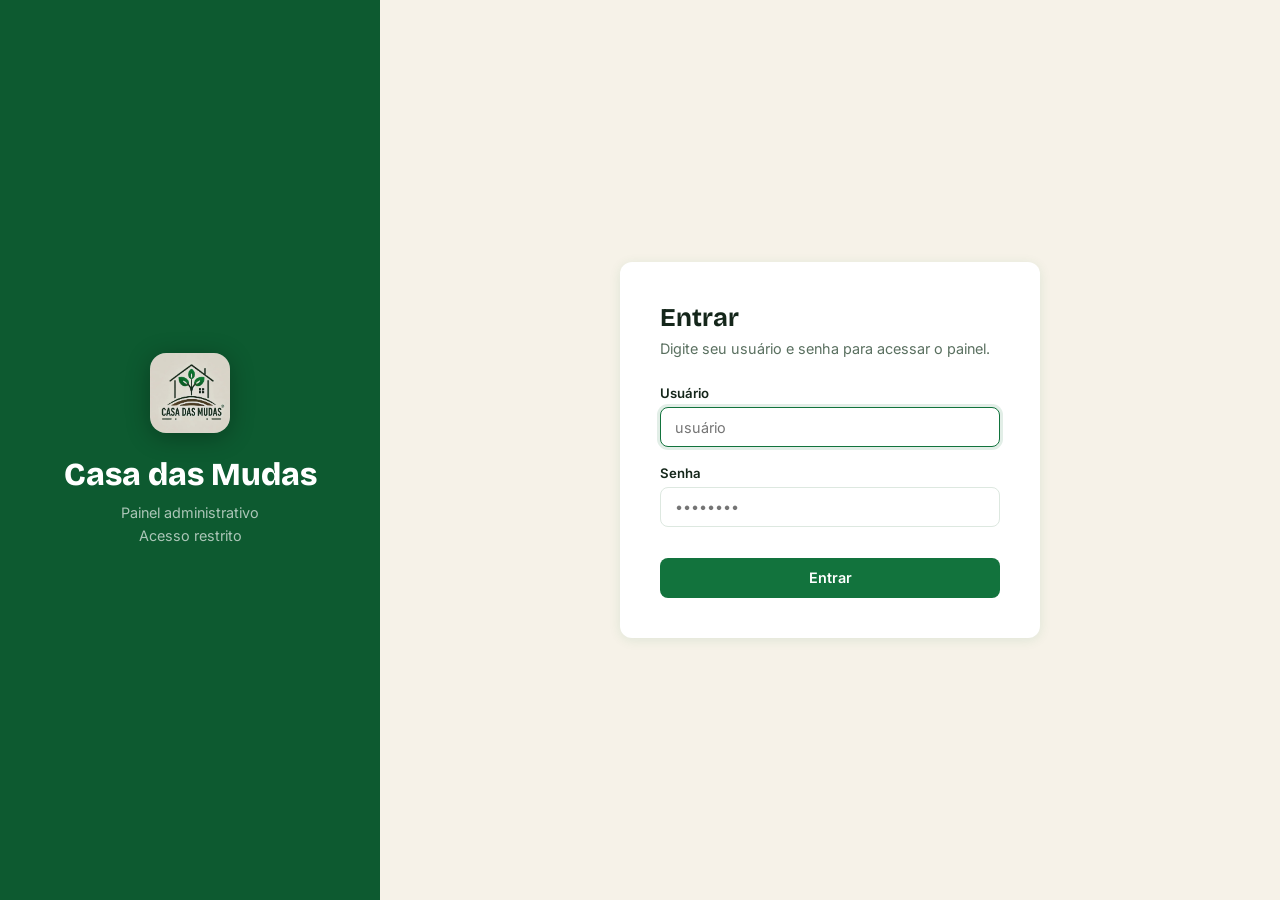
<file: admin.html>
<!DOCTYPE html>
<html lang="pt-BR">
<head>
<meta charset="UTF-8">
<meta name="viewport" content="width=device-width, initial-scale=1.0">
<title>Admin — Casa das Mudas</title>
<link rel="preconnect" href="https://fonts.googleapis.com">
<link href="https://fonts.googleapis.com/css2?family=Bricolage+Grotesque:opsz,wght@12..96,400..800&family=Inter:wght@400;500;600&display=swap" rel="stylesheet">
<style>
*,*::before,*::after{box-sizing:border-box;margin:0;padding:0}
:root{
  --green:#12733D;--green-dark:#0d5a30;--green-light:#e8f5ee;--green-mid:#1a8a4a;
  --bg:#f6f2e8;--surface:#fff;--surface2:#f9f7f2;
  --text:#14261a;--muted:#5a7060;--border:#dde8e0;
  --red:#c0392b;--red-bg:#fef2f2;--yellow:#b7791f;
  --radius:12px;--shadow:0 2px 12px rgba(18,115,61,.10);
}
body{font-family:'Inter',sans-serif;background:var(--bg);color:var(--text);min-height:100vh}
a{color:inherit;text-decoration:none}
button{cursor:pointer;font-family:inherit}
input,select,textarea{font-family:inherit}

/* ── SHARED SCREEN WRAPPER ── */
.screen{display:none;min-height:100vh}
.screen.active{display:flex}

/* ── LEFT PANEL ── */
.panel-left{background:var(--green-dark);color:#fff;width:380px;flex-shrink:0;
  display:flex;flex-direction:column;align-items:center;justify-content:center;
  padding:3rem;text-align:center}
.panel-left img{width:80px;height:80px;border-radius:16px;object-fit:cover;
  margin-bottom:1.5rem;box-shadow:0 4px 24px rgba(0,0,0,.3)}
.panel-left h1{font-family:'Bricolage Grotesque',sans-serif;font-size:2rem;
  font-weight:800;line-height:1.1;margin-bottom:.5rem}
.panel-left p{opacity:.65;font-size:.9rem;line-height:1.6}
.panel-right{flex:1;display:flex;align-items:center;justify-content:center;padding:2rem}
.auth-card{background:var(--surface);border-radius:var(--radius);box-shadow:var(--shadow);
  padding:2.5rem;width:100%;max-width:420px}
.auth-card h2{font-family:'Bricolage Grotesque',sans-serif;font-size:1.6rem;
  font-weight:700;margin-bottom:.4rem}
.auth-card .sub{color:var(--muted);font-size:.9rem;margin-bottom:1.75rem}
.auth-card .info-box{background:var(--green-light);border:1px solid #b6d9c4;border-radius:8px;
  padding:.875rem 1rem;font-size:.825rem;color:var(--green-dark);margin-bottom:1.25rem;line-height:1.5}
.auth-card .info-box strong{display:block;margin-bottom:.2rem}

/* ── FORM ELEMENTS ── */
.field{display:flex;flex-direction:column;gap:.4rem;margin-bottom:1.1rem}
.field label{font-size:.825rem;font-weight:600;color:var(--text)}
.field input,.field select,.field textarea{
  border:1.5px solid var(--border);border-radius:8px;padding:.65rem .875rem;
  font-size:.9rem;color:var(--text);background:#fff;
  transition:border-color .2s,box-shadow .2s;width:100%}
.field input:focus,.field select:focus,.field textarea:focus{
  outline:none;border-color:var(--green);box-shadow:0 0 0 3px rgba(18,115,61,.12)}
.field textarea{resize:vertical;min-height:80px}
.field-row{display:grid;grid-template-columns:1fr 1fr;gap:1rem}
.err{color:var(--red);font-size:.825rem;margin-top:.4rem;display:none}

/* ── BUTTONS ── */
.btn{display:inline-flex;align-items:center;justify-content:center;gap:.5rem;border:none;
  border-radius:8px;padding:.7rem 1.25rem;font-size:.9rem;font-weight:600;transition:all .2s}
.btn-primary{background:var(--green);color:#fff}.btn-primary:hover{background:var(--green-mid)}
.btn-secondary{background:var(--green-light);color:var(--green)}.btn-secondary:hover{background:#d4eddc}
.btn-danger{background:var(--red-bg);color:var(--red)}.btn-danger:hover{background:#fde8e8}
.btn-ghost{background:transparent;color:var(--muted);border:1.5px solid var(--border)}
.btn-ghost:hover{border-color:var(--green);color:var(--green)}
.btn-sm{padding:.4rem .875rem;font-size:.8rem}
.btn-block{width:100%}

/* ── APP LAYOUT ── */
#appScreen{display:none;min-height:100vh;flex-direction:row}
#appScreen.active{display:flex}
.sidebar{width:240px;background:var(--green-dark);color:#fff;display:flex;
  flex-direction:column;flex-shrink:0;position:sticky;top:0;height:100vh;overflow-y:auto}
.sidebar-logo{padding:1.5rem 1.25rem 1rem;display:flex;align-items:center;gap:.75rem;
  border-bottom:1px solid rgba(255,255,255,.1)}
.sidebar-logo img{width:36px;height:36px;border-radius:8px;object-fit:cover}
.sidebar-logo span{font-family:'Bricolage Grotesque',sans-serif;font-weight:700;font-size:1rem}
.sidebar-nav{flex:1;padding:1rem .75rem}
.nav-item{display:flex;align-items:center;gap:.75rem;padding:.65rem .875rem;border-radius:8px;
  font-size:.9rem;font-weight:500;cursor:pointer;transition:all .2s;
  color:rgba(255,255,255,.75);margin-bottom:.25rem;border:none;background:none;
  width:100%;text-align:left}
.nav-item svg{flex-shrink:0;opacity:.8}
.nav-item:hover{background:rgba(255,255,255,.1);color:#fff}
.nav-item.active{background:rgba(255,255,255,.18);color:#fff;font-weight:600}
.sidebar-footer{padding:1rem .75rem;border-top:1px solid rgba(255,255,255,.1)}
.main{flex:1;display:flex;flex-direction:column;overflow:hidden}
.topbar{background:var(--surface);border-bottom:1px solid var(--border);padding:.875rem 1.75rem;
  display:flex;align-items:center;justify-content:space-between;flex-shrink:0}
.topbar-title{font-family:'Bricolage Grotesque',sans-serif;font-weight:700;font-size:1.2rem}
.content{flex:1;padding:1.75rem;overflow-y:auto}

/* ── STATS ── */
.stats-grid{display:grid;grid-template-columns:repeat(auto-fit,minmax(180px,1fr));gap:1rem;margin-bottom:1.75rem}
.stat-card{background:var(--surface);border-radius:var(--radius);padding:1.25rem 1.5rem;border:1px solid var(--border)}
.stat-card .label{font-size:.75rem;font-weight:600;text-transform:uppercase;letter-spacing:.06em;color:var(--muted);margin-bottom:.4rem}
.stat-card .value{font-family:'Bricolage Grotesque',sans-serif;font-size:2rem;font-weight:800;color:var(--green)}

/* ── TOOLBAR ── */
.toolbar{display:flex;align-items:center;gap:.75rem;flex-wrap:wrap;margin-bottom:1.25rem}
.toolbar .search{flex:1;min-width:200px;position:relative}
.toolbar .search input{width:100%;padding:.6rem .875rem .6rem 2.25rem;
  border:1.5px solid var(--border);border-radius:8px;font-size:.875rem;background:#fff}
.toolbar .search input:focus{outline:none;border-color:var(--green);box-shadow:0 0 0 3px rgba(18,115,61,.1)}
.toolbar .search svg{position:absolute;left:.7rem;top:50%;transform:translateY(-50%);pointer-events:none;opacity:.4}
.select-filter{border:1.5px solid var(--border);border-radius:8px;padding:.6rem .875rem;
  font-size:.875rem;background:#fff;color:var(--text)}

/* ── TABLE ── */
.table-wrap{background:var(--surface);border-radius:var(--radius);border:1px solid var(--border);overflow:hidden}
table{width:100%;border-collapse:collapse}
thead th{background:var(--surface2);padding:.75rem 1rem;text-align:left;
  font-size:.75rem;font-weight:600;text-transform:uppercase;letter-spacing:.05em;
  color:var(--muted);border-bottom:1px solid var(--border);white-space:nowrap}
tbody tr{border-bottom:1px solid var(--border);transition:background .15s}
tbody tr:last-child{border-bottom:none}
tbody tr:hover{background:var(--surface2)}
td{padding:.75rem 1rem;font-size:.875rem;vertical-align:middle}
.cell-img{width:52px;height:52px;border-radius:8px;object-fit:cover}
.cell-img-ph{width:52px;height:52px;border-radius:8px;background:var(--green-light);
  display:flex;align-items:center;justify-content:center}
.badge{display:inline-flex;align-items:center;padding:.2rem .6rem;border-radius:999px;font-size:.7rem;font-weight:600}
.b-popular{background:#e8f5ee;color:#12733D}
.b-destaque{background:#fff3e0;color:#b45309}
.b-new{background:#eff6ff;color:#1d4ed8}
.b-other{background:var(--green-light);color:var(--green)}
.status-dot{width:8px;height:8px;border-radius:50%;display:inline-block;margin-right:.4rem}
.status-dot.on{background:#16a34a}.status-dot.off{background:#dc2626}
.stock-edit{border:none;background:transparent;font-family:inherit;font-size:.875rem;
  font-weight:600;width:56px;text-align:center;border-radius:6px;padding:.2rem}
.stock-edit:hover,.stock-edit:focus{background:var(--green-light);outline:none}
.stock-low{color:var(--yellow)}.stock-out{color:var(--red)}
.actions{display:flex;gap:.5rem;justify-content:flex-end}

/* ── MODAL ── */
.modal-overlay{position:fixed;inset:0;background:rgba(0,0,0,.5);z-index:100;
  display:flex;align-items:flex-start;justify-content:flex-end;
  opacity:0;pointer-events:none;transition:opacity .3s}
.modal-overlay.open{opacity:1;pointer-events:all}
.modal{background:var(--surface);width:100%;max-width:560px;height:100vh;overflow-y:auto;
  padding:2rem;transform:translateX(100%);transition:transform .3s;
  box-shadow:-4px 0 24px rgba(0,0,0,.15)}
.modal-overlay.open .modal{transform:translateX(0)}
.modal-header{display:flex;align-items:center;justify-content:space-between;margin-bottom:1.75rem}
.modal-header h3{font-family:'Bricolage Grotesque',sans-serif;font-size:1.3rem;font-weight:700}
.modal-close{background:none;border:none;cursor:pointer;color:var(--muted);
  display:flex;padding:.25rem;border-radius:6px}
.modal-close:hover{background:var(--border)}

/* ── IMAGE UPLOAD ── */
.img-upload-area{border:2px dashed var(--border);border-radius:var(--radius);
  padding:1.5rem;text-align:center;cursor:pointer;transition:all .2s;
  margin-bottom:.75rem;position:relative;overflow:hidden;min-height:120px;
  display:flex;align-items:center;justify-content:center}
.img-upload-area:hover,.img-upload-area.drag{border-color:var(--green);background:var(--green-light)}
.img-upload-area img{max-width:100%;max-height:200px;border-radius:8px;object-fit:contain}
.img-upload-area .ph{display:flex;flex-direction:column;align-items:center;gap:.75rem;color:var(--muted)}
.img-upload-area .ph svg{opacity:.4}
.img-upload-area .ph strong{color:var(--green);font-size:.875rem}
.img-upload-area .ph span{font-size:.8rem}
.img-upload-area input[type=file]{position:absolute;inset:0;opacity:0;cursor:pointer;width:100%;height:100%}
.url-toggle{font-size:.8rem;color:var(--green);cursor:pointer;text-decoration:underline;
  background:none;border:none;font-family:inherit;margin-bottom:.75rem;display:block}

/* ── CONFIRM ── */
.confirm-overlay{position:fixed;inset:0;background:rgba(0,0,0,.5);z-index:200;
  display:flex;align-items:center;justify-content:center;opacity:0;pointer-events:none;transition:opacity .2s}
.confirm-overlay.open{opacity:1;pointer-events:all}
.confirm-box{background:var(--surface);border-radius:var(--radius);padding:2rem;
  max-width:380px;width:90%;box-shadow:0 20px 60px rgba(0,0,0,.2)}
.confirm-box h4{font-family:'Bricolage Grotesque',sans-serif;font-size:1.1rem;font-weight:700;margin-bottom:.5rem}
.confirm-box p{color:var(--muted);font-size:.875rem;margin-bottom:1.5rem}
.confirm-actions{display:flex;gap:.75rem;justify-content:flex-end}

/* ── TOAST ── */
.toast-stack{position:fixed;bottom:1.5rem;right:1.5rem;z-index:300;
  display:flex;flex-direction:column;gap:.5rem;pointer-events:none}
.toast-item{background:var(--text);color:#fff;border-radius:8px;padding:.75rem 1.125rem;
  font-size:.875rem;display:flex;align-items:center;gap:.6rem;
  box-shadow:0 4px 20px rgba(0,0,0,.25);animation:toastIn .3s ease}
.toast-item.success{background:var(--green-dark)}
.toast-item.error{background:var(--red)}
@keyframes toastIn{from{transform:translateX(100%);opacity:0}to{transform:translateX(0);opacity:1}}

/* ── EMPTY ── */
.empty{text-align:center;padding:3rem;color:var(--muted)}
.empty h3{font-size:1rem;font-weight:600;margin-bottom:.25rem;color:var(--text)}

/* ── CATEGORIES ── */
.cat-list{display:flex;flex-direction:column;gap:.5rem;max-width:500px}
.cat-item{background:var(--surface);border:1px solid var(--border);border-radius:8px;
  padding:.75rem 1rem;display:flex;align-items:center;gap:.75rem}
.cat-item span{flex:1;font-size:.9rem;font-weight:500}
.cat-id{font-size:.75rem;color:var(--muted);font-family:monospace;
  background:var(--surface2);padding:.15rem .4rem;border-radius:4px}
.cat-add{display:flex;gap:.75rem;margin-top:1rem;max-width:500px;flex-wrap:wrap}
.cat-add input{flex:1;min-width:140px;border:1.5px solid var(--border);border-radius:8px;
  padding:.65rem .875rem;font-size:.875rem;font-family:inherit}
.cat-add input:focus{outline:none;border-color:var(--green);box-shadow:0 0 0 3px rgba(18,115,61,.1)}

/* ── SAVING ── */
.saving{position:fixed;top:1rem;right:1rem;background:var(--green-dark);color:#fff;
  border-radius:8px;padding:.6rem 1.1rem;font-size:.825rem;display:none;
  align-items:center;gap:.5rem;z-index:400}
.saving.show{display:flex}
@keyframes spin{to{transform:rotate(360deg)}}
.spinner{width:14px;height:14px;border:2px solid rgba(255,255,255,.3);border-top-color:#fff;
  border-radius:50%;animation:spin .7s linear infinite;flex-shrink:0}

/* ── SIDEBAR OVERLAY ── */
.sidebar-overlay{display:none;position:fixed;inset:0;background:rgba(0,0,0,.45);z-index:49}
.sidebar-overlay.open{display:block}

@media(max-width:700px){
  .panel-left{display:none}
  .stats-grid{grid-template-columns:1fr 1fr}
  table thead{display:none}
  td{display:block;padding:.4rem 1rem}
  td:first-child{padding-top:.8rem}
  td:last-child{padding-bottom:.8rem}
  td::before{content:attr(data-label)': ';font-weight:600;font-size:.75rem;color:var(--muted);display:block}

  /* Sidebar vira drawer deslizante */
  .sidebar{
    position:fixed;top:0;left:0;height:100vh;z-index:50;
    transform:translateX(-100%);transition:transform .28s ease;
    box-shadow:4px 0 20px rgba(0,0,0,.25)
  }
  .sidebar.open{transform:translateX(0)}

  /* Hamburger */
  .mob-menu-btn{display:flex}

  /* Topbar: dar espaço para o botão */
  .topbar{padding:.875rem 1rem}
}

@media(min-width:701px){
  .mob-menu-btn{display:none}
}
</style>
</head>
<body>

<!-- ── TELA 1: LOGIN ── -->
<div id="loginScreen" class="screen active">
  <div class="panel-left">
    <img src="logo.jpg" alt="Casa das Mudas">
    <h1>Casa das Mudas</h1>
    <p>Painel administrativo<br>Acesso restrito</p>
  </div>
  <div class="panel-right">
    <div class="auth-card">
      <h2>Entrar</h2>
      <p class="sub">Digite seu usuário e senha para acessar o painel.</p>
      <div class="field">
        <label for="loginUser">Usuário</label>
        <input type="text" id="loginUser" placeholder="usuário" autocomplete="username"
          onkeydown="if(event.key==='Enter')document.getElementById('loginPass').focus()">
      </div>
      <div class="field">
        <label for="loginPass">Senha</label>
        <input type="password" id="loginPass" placeholder="••••••••" autocomplete="current-password"
          onkeydown="if(event.key==='Enter')doLogin()">
      </div>
      <div class="err" id="loginErr">Usuário ou senha incorretos.</div>
      <button class="btn btn-primary btn-block" style="margin-top:.875rem" onclick="doLogin()">Entrar</button>
    </div>
  </div>
</div>

<!-- ── TELA 2: CONFIGURAÇÃO INICIAL (só 1ª vez) ── -->
<div id="setupScreen" class="screen">
  <div class="panel-left">
    <img src="logo.jpg" alt="Casa das Mudas">
    <h1>Configuração<br>inicial</h1>
    <p>Só precisa fazer isso<br>uma única vez.</p>
  </div>
  <div class="panel-right">
    <div class="auth-card">
      <h2>Conectar ao GitHub</h2>
      <p class="sub">Para salvar produtos e fotos, o painel precisa de um Token de Acesso do GitHub. Você só precisa configurar isso uma vez — fica guardado neste navegador.</p>
      <div class="auth-card info-box">
        <strong>🔑 Como gerar seu token:</strong>
        1. Acesse <a href="https://github.com/settings/tokens/new?scopes=repo&description=Casa+das+Mudas+Admin" target="_blank" style="color:var(--green);font-weight:600">github.com/settings/tokens</a><br>
        2. Marque a permissão <strong>repo</strong><br>
        3. Clique em "Generate token" e cole abaixo
      </div>
      <div class="field">
        <label for="setupToken">Token do GitHub</label>
        <input type="password" id="setupToken" placeholder="ghp_..." autocomplete="off"
          onkeydown="if(event.key==='Enter')doSetup()">
      </div>
      <div class="err" id="setupErr">Token inválido ou sem acesso ao repositório.</div>
      <button class="btn btn-primary btn-block" style="margin-top:.875rem" onclick="doSetup()">Salvar e entrar</button>
      <p style="font-size:.78rem;color:var(--muted);margin-top:.875rem;text-align:center">
        O token fica salvo <strong>apenas neste navegador</strong>. Se trocar de dispositivo, basta repetir este passo.
      </p>
    </div>
  </div>
</div>

<!-- ── TELA 3: APP ── -->
<div id="appScreen">
  <aside class="sidebar">
    <div class="sidebar-logo">
      <img src="logo.jpg" alt="Logo">
      <span>Casa Admin</span>
    </div>
    <nav class="sidebar-nav">
      <button class="nav-item active" id="nav-produtos" onclick="showView('produtos');closeSidebar()">
        <svg width="18" height="18" viewBox="0 0 24 24" fill="none" stroke="currentColor" stroke-width="1.8" stroke-linecap="round"><path d="M12 2L2 7l10 5 10-5-10-5zM2 17l10 5 10-5M2 12l10 5 10-5"/></svg>
        Produtos
      </button>
      <button class="nav-item" id="nav-categorias" onclick="showView('categorias');closeSidebar()">
        <svg width="18" height="18" viewBox="0 0 24 24" fill="none" stroke="currentColor" stroke-width="1.8" stroke-linecap="round"><rect x="3" y="3" width="7" height="7"/><rect x="14" y="3" width="7" height="7"/><rect x="14" y="14" width="7" height="7"/><rect x="3" y="14" width="7" height="7"/></svg>
        Categorias
      </button>
    </nav>
    <div class="sidebar-footer">
      <button class="nav-item" onclick="doLogout()">
        <svg width="18" height="18" viewBox="0 0 24 24" fill="none" stroke="currentColor" stroke-width="1.8" stroke-linecap="round"><path d="M9 21H5a2 2 0 0 1-2-2V5a2 2 0 0 1 2-2h4"/><polyline points="16 17 21 12 16 7"/><line x1="21" y1="12" x2="9" y2="12"/></svg>
        Sair
      </button>
    </div>
  </aside>
  <div class="sidebar-overlay" id="sidebarOverlay" onclick="closeSidebar()"></div>
  <div class="main">
    <div class="topbar">
      <button class="mob-menu-btn btn btn-ghost btn-sm" onclick="openSidebar()" aria-label="Menu" style="padding:.45rem .6rem;margin-right:.5rem">
        <svg width="20" height="20" viewBox="0 0 24 24" fill="none" stroke="currentColor" stroke-width="2" stroke-linecap="round"><line x1="3" y1="6" x2="21" y2="6"/><line x1="3" y1="12" x2="21" y2="12"/><line x1="3" y1="18" x2="21" y2="18"/></svg>
      </button>
      <span class="topbar-title" id="topbar-title">Produtos</span>
      <a href="index.html" target="_blank" class="btn btn-ghost btn-sm">Ver site →</a>
    </div>
    <div class="content" id="content"></div>
  </div>
</div>

<!-- ── MODAL PRODUTO ── -->
<div class="modal-overlay" id="modalOverlay" onclick="closeModal(event)">
  <div class="modal">
    <div class="modal-header">
      <h3 id="modalTitle">Produto</h3>
      <button class="modal-close" onclick="closeModal()">
        <svg width="20" height="20" viewBox="0 0 24 24" fill="none" stroke="currentColor" stroke-width="2"><path d="M18 6 6 18M6 6l12 12"/></svg>
      </button>
    </div>
    <div id="modalBody"></div>
  </div>
</div>

<!-- ── CONFIRMAR EXCLUSÃO ── -->
<div class="confirm-overlay" id="confirmOverlay">
  <div class="confirm-box">
    <h4 id="confirmTitle">Confirmar</h4>
    <p id="confirmMsg"></p>
    <div class="confirm-actions">
      <button class="btn btn-ghost" onclick="closeConfirm()">Cancelar</button>
      <button class="btn btn-danger" id="confirmOk">Excluir</button>
    </div>
  </div>
</div>

<!-- ── SAVING ── -->
<div class="saving" id="saving"><div class="spinner"></div> Salvando no GitHub…</div>

<!-- ── TOASTS ── -->
<div class="toast-stack" id="toastStack"></div>

<script>
/* ════════════════════════════════════════════
   CONFIGURAÇÃO
════════════════════════════════════════════ */
const OWNER  = 'llucaspro';
const REPO   = 'casa-das-mudas';
const BRANCH = 'main';
const RAW    = `https://raw.githubusercontent.com/${OWNER}/${REPO}/${BRANCH}`;

// Credenciais do painel (usuário/senha)
const ADMIN_USER = 'eliel';
const ADMIN_PASS = 'casadasmudas';

// O token é configurado pelo administrador e fica somente neste navegador.
let TOKEN = localStorage.getItem('cdm_gh_token') || '';

let products   = [];
let categories = [
  {id:'sementes-frutas', name:'Sementes de Frutas'},
  {id:'sementes-nativas', name:'Sementes Nativas'},
  {id:'mudas-frutas',    name:'Mudas de Frutas'},
  {id:'mudas-nativas',   name:'Mudas Nativas'}
];

/* ════════════════════════════════════════════
   NAVEGAÇÃO ENTRE TELAS
════════════════════════════════════════════ */
function showScreen(id){
  ['loginScreen','setupScreen','appScreen'].forEach(s=>{
    const el = document.getElementById(s);
    if(el){ el.style.display = s===id ? (s==='appScreen'?'flex':'flex') : 'none'; }
  });
}

/* ════════════════════════════════════════════
   AUTH — LOGIN
════════════════════════════════════════════ */
function doLogin(){
  const u = document.getElementById('loginUser').value.trim();
  const p = document.getElementById('loginPass').value;
  const err = document.getElementById('loginErr');

  if(u === ADMIN_USER && p === ADMIN_PASS){
    err.style.display = 'none';
    if(TOKEN){
      sessionStorage.setItem('cdm_auth','1');
      startApp();
    } else {
      showScreen('setupScreen');
    }
  } else {
    err.style.display = 'block';
    document.getElementById('loginPass').value = '';
    document.getElementById('loginPass').focus();
  }
}

/* ════════════════════════════════════════════
   AUTH — CONFIGURAÇÃO INICIAL (1ª vez)
════════════════════════════════════════════ */
async function doSetup(){
  const t = document.getElementById('setupToken').value.trim();
  const err = document.getElementById('setupErr');
  if(!t){ err.style.display='block'; err.textContent='Cole o token do GitHub.'; return; }

  // Validar token
  err.style.display = 'none';
  const btn = document.querySelector('#setupScreen .btn-primary');
  btn.disabled = true; btn.textContent = 'Verificando…';

  try {
    const r = await fetch(`https://api.github.com/repos/${OWNER}/${REPO}`,{
      headers:{Authorization:`token ${t}`}
    });
    if(!r.ok) throw new Error('invalid');
    // Salvar token
    localStorage.setItem('cdm_gh_token', t);
    TOKEN = t;
    sessionStorage.setItem('cdm_auth','1');
    startApp();
  } catch(e) {
    err.style.display = 'block';
    err.textContent = 'Token inválido ou sem acesso ao repositório.';
    btn.disabled = false; btn.textContent = 'Salvar e entrar';
  }
}

/* ════════════════════════════════════════════
   AUTH — LOGOUT
════════════════════════════════════════════ */
function doLogout(){
  sessionStorage.removeItem('cdm_auth');
  TOKEN = '';
  showScreen('loginScreen');
  document.getElementById('loginUser').value = '';
  document.getElementById('loginPass').value = '';
  setTimeout(()=>document.getElementById('loginUser').focus(), 100);
}

/* ════════════════════════════════════════════
   APP — INICIAR
════════════════════════════════════════════ */
async function startApp(){
  showScreen('appScreen');
  await loadData();
  showView('produtos');
}

/* ════════════════════════════════════════════
   GITHUB API
════════════════════════════════════════════ */
async function ghGet(path){
  const r = await fetch(`https://api.github.com/repos/${OWNER}/${REPO}/contents/${path}`,{
    headers:{Authorization:`token ${TOKEN}`,Accept:'application/vnd.github.v3+json'}
  });
  if(!r.ok) return null;
  return r.json();
}
async function ghPut(path, content, message, sha){
  const body = {message, content:btoa(unescape(encodeURIComponent(content))), branch:BRANCH};
  if(sha) body.sha = sha;
  const r = await fetch(`https://api.github.com/repos/${OWNER}/${REPO}/contents/${path}`,{
    method:'PUT',
    headers:{Authorization:`token ${TOKEN}`,Accept:'application/vnd.github.v3+json','Content-Type':'application/json'},
    body:JSON.stringify(body)
  });
  return r.ok;
}
async function ghPutBinary(path, b64, message, sha){
  const body = {message, content:b64, branch:BRANCH};
  if(sha) body.sha = sha;
  const r = await fetch(`https://api.github.com/repos/${OWNER}/${REPO}/contents/${path}`,{
    method:'PUT',
    headers:{Authorization:`token ${TOKEN}`,Accept:'application/vnd.github.v3+json','Content-Type':'application/json'},
    body:JSON.stringify(body)
  });
  return r.ok;
}
async function ghDelete(path, sha, message){
  const r = await fetch(`https://api.github.com/repos/${OWNER}/${REPO}/contents/${path}`,{
    method:'DELETE',
    headers:{Authorization:`token ${TOKEN}`,Accept:'application/vnd.github.v3+json','Content-Type':'application/json'},
    body:JSON.stringify({message, sha, branch:BRANCH})
  });
  return r.ok;
}

/* ════════════════════════════════════════════
   DADOS
════════════════════════════════════════════ */
async function loadData(){
  const [pf, cf] = await Promise.all([ghGet('products.json'), ghGet('categories.json')]);
  if(pf) products   = JSON.parse(atob(pf.content.replace(/\s/g,'')));
  if(cf) categories = JSON.parse(atob(cf.content.replace(/\s/g,'')));
}
async function saveProducts(){
  showSaving(true);
  const sha = (await ghGet('products.json'))?.sha;
  const ok  = await ghPut('products.json', JSON.stringify(products,null,2),
    `Admin: produtos (${new Date().toLocaleString('pt-BR')})`, sha);
  showSaving(false);
  if(ok) toast('Salvo! O site atualiza em ~1 minuto','success');
  else   toast('Erro ao salvar. Verifique sua conexão.','error');
  return ok;
}
async function saveCategories(){
  showSaving(true);
  const sha = (await ghGet('categories.json'))?.sha;
  const ok  = await ghPut('categories.json', JSON.stringify(categories,null,2),'Admin: categorias', sha);
  showSaving(false);
  if(ok) toast('Categorias salvas! O site atualiza em ~1 minuto','success');
  else   toast('Não foi possível salvar as categorias. Nenhuma alteração local foi mantida.','error');
  return ok;
}

/* ════════════════════════════════════════════
   VIEWS
════════════════════════════════════════════ */
function showView(v){
  ['produtos','categorias'].forEach(x=>{
    document.getElementById('nav-'+x)?.classList.toggle('active', x===v);
  });
  document.getElementById('topbar-title').textContent = v==='produtos'?'Produtos':'Categorias';
  const c = document.getElementById('content');
  if(v==='produtos') renderProducts(c);
  else renderCategories(c);
}

/* ── Produtos ── */
function renderProducts(c){
  const total = products.length;
  const ativo = products.filter(p=>p.active).length;
  const zero  = products.filter(p=>p.stock===0).length;
  const baixo = products.filter(p=>p.stock>0&&p.stock<=5).length;
  const catOpts = categories.map(x=>`<option value="${x.id}">${x.name}</option>`).join('');

  c.innerHTML = `
  <div class="stats-grid">
    <div class="stat-card"><div class="label">Total</div><div class="value">${total}</div></div>
    <div class="stat-card"><div class="label">Ativos</div><div class="value" style="color:var(--green)">${ativo}</div></div>
    <div class="stat-card"><div class="label">Estoque baixo (&le;5)</div><div class="value" style="color:var(--yellow)">${baixo}</div></div>
    <div class="stat-card"><div class="label">Sem estoque</div><div class="value" style="color:var(--red)">${zero}</div></div>
  </div>
  <div class="toolbar">
    <div class="search">
      <svg width="16" height="16" viewBox="0 0 24 24" fill="none" stroke="currentColor" stroke-width="2"><circle cx="11" cy="11" r="8"/><path d="m21 21-4.3-4.3"/></svg>
      <input type="text" id="searchInput" placeholder="Buscar produto…" oninput="filterProds(this.value)">
    </div>
    <select class="select-filter" id="catFilter" onchange="filterProds()">
      <option value="">Todas as categorias</option>${catOpts}
    </select>
    <button class="btn btn-primary" onclick="openModal(null)">+ Adicionar produto</button>
  </div>
  <div class="table-wrap">
    <table>
      <thead><tr>
        <th style="width:60px">Foto</th><th>Nome</th><th>Categoria</th>
        <th>Preço</th><th>Estoque</th><th>Badge</th><th>Status</th>
        <th style="text-align:right">Ações</th>
      </tr></thead>
      <tbody id="tbody"></tbody>
    </table>
  </div>`;
  renderTable(products);
}

function filterProds(q){
  q = (q ?? document.getElementById('searchInput')?.value ?? '').toLowerCase();
  const cat = document.getElementById('catFilter')?.value ?? '';
  renderTable(products.filter(p =>
    (p.name.toLowerCase().includes(q) || (p.sci||'').toLowerCase().includes(q))
    && (!cat || p.category===cat)
  ));
}

function renderTable(list){
  const tb = document.getElementById('tbody'); if(!tb) return;
  if(!list.length){
    tb.innerHTML=`<tr><td colspan="8"><div class="empty"><h3>Nenhum produto encontrado</h3></div></td></tr>`;
    return;
  }
  tb.innerHTML = list.map(p=>{
    const catName = categories.find(c=>c.id===p.category)?.name || p.category;
    const sc = p.stock===0?'stock-out':p.stock<=5?'stock-low':'';
    const bdg = p.badge
      ? `<span class="badge ${bClass(p.badge)}">${p.badge}</span>`
      : `<span style="color:var(--muted);font-size:.8rem">—</span>`;
    return `<tr>
      <td data-label="Foto">
        ${p.img
          ? `<img class="cell-img" src="${p.img}" alt="" loading="lazy">`
          : `<div class="cell-img-ph"><svg width="18" height="18" viewBox="0 0 24 24" fill="none" stroke="currentColor" stroke-width="1.5" opacity=".4"><rect x="3" y="3" width="18" height="18" rx="2"/><circle cx="8.5" cy="8.5" r="1.5"/><path d="m21 15-5-5L5 21"/></svg></div>`}
      </td>
      <td data-label="Nome">
        <div style="font-weight:600">${p.name}</div>
        <div style="font-size:.775rem;color:var(--muted);font-style:italic">${p.sci||''}</div>
      </td>
      <td data-label="Categoria"><span style="font-size:.8rem;color:var(--muted)">${catName}</span></td>
      <td data-label="Preço"><strong>R$ ${Number(p.price).toFixed(2).replace('.',',')}</strong></td>
      <td data-label="Estoque">
        <input class="stock-edit ${sc}" type="number" min="0" value="${p.stock}"
          onchange="updateStock(${p.id},this.value)" title="Clique para editar">
      </td>
      <td data-label="Badge">${bdg}</td>
      <td data-label="Status"><span class="status-dot ${p.active?'on':'off'}"></span>${p.active?'Ativo':'Inativo'}</td>
      <td data-label="Ações"><div class="actions">
        <button class="btn btn-secondary btn-sm" onclick="openModal(${p.id})">Editar</button>
        <button class="btn btn-danger btn-sm" onclick="confirmDel(${p.id})">Excluir</button>
      </div></td>
    </tr>`;
  }).join('');
}

function bClass(b){
  const l=(b||'').toLowerCase();
  if(l==='popular') return 'b-popular';
  if(l==='destaque') return 'b-destaque';
  if(l.includes('nov')) return 'b-new';
  return 'b-other';
}

async function updateStock(id, val){
  const p = products.find(x=>x.id===id); if(!p) return;
  const n = parseInt(val,10); if(isNaN(n)||n<0) return;
  p.stock = n;
  await saveProducts();
  renderTable(products);
}

/* ── Modal produto ── */
function openModal(id){
  const p = id!=null ? products.find(x=>x.id===id) : null;
  document.getElementById('modalTitle').textContent = p ? 'Editar Produto' : 'Adicionar Produto';
  const catOpts = categories.map(c=>
    `<option value="${c.id}"${p?.category===c.id?' selected':''}>${c.name}</option>`).join('');

  document.getElementById('modalBody').innerHTML = `
  <div class="img-upload-area" id="imgArea" onclick="triggerFile()" title="Clique para escolher foto">
    ${p?.img
      ? `<img src="${p.img}" id="imgPrev" style="max-height:180px;border-radius:8px;object-fit:contain">`
      : `<div class="ph">
          <svg width="40" height="40" viewBox="0 0 24 24" fill="none" stroke="currentColor" stroke-width="1.5"><rect x="3" y="3" width="18" height="18" rx="2"/><circle cx="8.5" cy="8.5" r="1.5"/><path d="m21 15-5-5L5 21"/></svg>
          <strong>Clique para enviar foto</strong><span>ou arraste aqui · JPG, PNG, WEBP</span>
        </div>`}
    <input type="file" id="imgFile" accept="image/*" onchange="onFile(this)" onclick="event.stopPropagation()">
  </div>
  <button class="url-toggle" onclick="toggleUrl(event)">Ou cole um link de imagem</button>
  <div id="urlWrap" style="display:none;margin-bottom:.75rem">
    <div class="field"><label>URL da imagem</label>
      <input type="url" id="imgUrl" value="${p?.img||''}" placeholder="https://..." oninput="prevUrl(this.value)">
    </div>
  </div>
  <div class="field-row">
    <div class="field" style="grid-column:1/-1">
      <label>Nome do produto *</label>
      <input type="text" id="fName" value="${p?.name||''}" placeholder="Ex: Sementes de Pitanga">
    </div>
    <div class="field" style="grid-column:1/-1">
      <label>Nome científico</label>
      <input type="text" id="fSci" value="${p?.sci||''}" placeholder="Ex: Eugenia uniflora">
    </div>
    <div class="field">
      <label>Preço (R$) *</label>
      <input type="number" id="fPrice" value="${p?.price||''}" min="0" step="0.01" placeholder="0,00">
    </div>
    <div class="field">
      <label>Estoque *</label>
      <input type="number" id="fStock" value="${p?.stock??10}" min="0">
    </div>
    <div class="field"><label>Categoria *</label><select id="fCat">${catOpts}</select></div>
    <div class="field"><label>Badge</label>
      <select id="fBadge">
        <option value=""${!p?.badge?' selected':''}>Nenhum</option>
        <option value="Popular"${p?.badge==='Popular'?' selected':''}>Popular</option>
        <option value="Destaque"${p?.badge==='Destaque'?' selected':''}>Destaque</option>
        <option value="Novo"${p?.badge==='Novo'?' selected':''}>Novo</option>
        <option value="Promoção"${p?.badge==='Promoção'?' selected':''}>Promoção</option>
        <option value="Ameaçada de extinção"${p?.badge==='Ameaçada de extinção'?' selected':''}>Ameaçada de extinção</option>
      </select>
    </div>
    <div class="field" style="grid-column:1/-1">
      <label>Descrição</label>
      <textarea id="fDesc" rows="3" placeholder="Descreva o produto…">${p?.desc||''}</textarea>
    </div>
    <div class="field" style="grid-column:1/-1;flex-direction:row;align-items:center;gap:.75rem">
      <input type="checkbox" id="fActive"${(p===null||p?.active)?' checked':''} style="width:18px;height:18px;cursor:pointer;accent-color:var(--green)">
      <label for="fActive" style="cursor:pointer;font-weight:500">Produto ativo (visível no site)</label>
    </div>
  </div>
  <div style="display:flex;gap:.75rem;margin-top:1.5rem">
    <button class="btn btn-primary" style="flex:1" onclick="saveModal(${id??'null'})">Salvar produto</button>
    <button class="btn btn-ghost" onclick="closeModal()">Cancelar</button>
  </div>`;

  // Drag & drop
  const area = document.getElementById('imgArea');
  area.addEventListener('dragover',e=>{e.preventDefault();area.classList.add('drag')});
  area.addEventListener('dragleave',()=>area.classList.remove('drag'));
  area.addEventListener('drop',e=>{e.preventDefault();area.classList.remove('drag');const f=e.dataTransfer.files[0];if(f)handleFile(f);});

  document.getElementById('modalOverlay').classList.add('open');
}

function toggleUrl(e){e.stopPropagation();const w=document.getElementById('urlWrap');w.style.display=w.style.display==='none'?'block':'none';}
function prevUrl(url){
  if(!url) return;
  let el = document.getElementById('imgPrev');
  const area = document.getElementById('imgArea');
  if(!el){
    area.innerHTML=`<img src="${url}" id="imgPrev" style="max-height:180px;border-radius:8px;object-fit:contain"><input type="file" id="imgFile" accept="image/*" onchange="onFile(this)" onclick="event.stopPropagation()" style="position:absolute;inset:0;opacity:0;cursor:pointer;width:100%;height:100%">`;
  } else { el.src=url; }
}
function triggerFile(){document.getElementById('imgFile')?.click();}
function onFile(inp){if(inp.files[0]) handleFile(inp.files[0]);}
function handleFile(f){
  const r=new FileReader();
  r.onload=e=>{prevUrl(e.target.result);window._b64=e.target.result.split(',')[1];window._fname=f.name;};
  r.readAsDataURL(f);
}

async function saveModal(id){
  const name  = document.getElementById('fName').value.trim();
  const sci   = document.getElementById('fSci').value.trim();
  const price = parseFloat(document.getElementById('fPrice').value);
  const stock = parseInt(document.getElementById('fStock').value,10);
  const cat   = document.getElementById('fCat').value;
  const badge = document.getElementById('fBadge').value;
  const desc  = document.getElementById('fDesc').value.trim();
  const active= document.getElementById('fActive').checked;
  let img     = document.getElementById('imgUrl')?.value.trim()||'';

  if(!name||isNaN(price)||isNaN(stock)||!cat){
    toast('Preencha os campos obrigatórios (*)','error'); return;
  }

  let pid = id;
  if(pid===null) pid = products.length ? Math.max(...products.map(p=>p.id))+1 : 1;

  // Upload de foto
  if(window._b64){
    showSaving(true);
    const ext = (window._fname||'foto.jpg').split('.').pop().toLowerCase();
    const fname = `img_${pid}_${Date.now()}.${ext}`;
    const gpath = `images/produtos/${fname}`;
    const ex = await ghGet(gpath);
    const ok = await ghPutBinary(gpath, window._b64, `Upload foto #${pid}`, ex?.sha);
    showSaving(false);
    if(ok){ img = `${RAW}/${gpath}`; toast('Foto enviada!','success'); }
    else  { toast('Erro no upload da foto','error'); }
    window._b64=null; window._fname=null;
  } else if(!img){
    img = products.find(p=>p.id===pid)?.img||'';
  }

  const prod = {id:pid, name, sci:sci||name, price, stock, category:cat, badge, img, desc, active};
  if(id===null){ products.push(prod); }
  else { const i=products.findIndex(p=>p.id===id); if(i!==-1) products[i]=prod; }

  const ok = await saveProducts();
  if(ok){ closeModal(); showView('produtos'); }
}

function closeModal(e){
  if(e&&e.target!==document.getElementById('modalOverlay')) return;
  document.getElementById('modalOverlay').classList.remove('open');
  window._b64=null; window._fname=null;
}

/* ── Delete ── */
function confirmDel(id){
  const p=products.find(x=>x.id===id); if(!p) return;
  document.getElementById('confirmTitle').textContent='Excluir produto';
  document.getElementById('confirmMsg').textContent=`Excluir "${p.name}"? Esta ação não pode ser desfeita.`;
  document.getElementById('confirmOk').onclick=()=>delProd(id);
  document.getElementById('confirmOverlay').classList.add('open');
}
function closeConfirm(){document.getElementById('confirmOverlay').classList.remove('open');}
async function delProd(id){
  closeConfirm();
  const p=products.find(x=>x.id===id);
  if(p?.img&&p.img.includes('raw.githubusercontent.com')){
    const path=p.img.replace(RAW+'/','');
    const ex=await ghGet(path);
    if(ex?.sha) await ghDelete(path,ex.sha,`Remove foto ${p.name}`);
  }
  products=products.filter(p=>p.id!==id);
  await saveProducts();
  showView('produtos');
  toast('Produto excluído','success');
}

/* ── Categorias ── */
function renderCategories(c){
  c.innerHTML=`
  <div style="max-width:600px">
    <p style="color:var(--muted);font-size:.9rem;margin-bottom:1.5rem">
      Categorias usadas para filtrar os produtos no site. O <strong>ID</strong> não pode ser alterado após criado.
    </p>
    <div class="cat-list" id="catList"></div>
    <div class="cat-add">
      <input type="text" id="newCatName" placeholder="Nome (Ex: Mudas de Interior)">
      <input type="text" id="newCatId" placeholder="ID (ex: mudas-interior)" style="max-width:200px">
      <button class="btn btn-primary" onclick="addCat()">Adicionar</button>
    </div>
  </div>`;
  renderCatList();
}
function renderCatList(){
  const el=document.getElementById('catList'); if(!el) return;
  el.innerHTML=categories.length ? categories.map((c,i)=>`
  <div class="cat-item">
    <span>${escapeHtml(c.name)}</span><span class="cat-id">${escapeHtml(c.id)}</span>
    <button class="btn btn-ghost btn-sm" onclick="editCat(${i})">Renomear</button>
    <button class="btn btn-danger btn-sm" onclick="deleteCat(${i})">Excluir</button>
  </div>`).join('') : '<div class="empty"><h3>Nenhuma categoria cadastrada</h3><p>Use o formulário abaixo para criar a primeira.</p></div>';
}
function slugify(value){
  return value.normalize('NFD').replace(/[\u0300-\u036f]/g,'').toLowerCase()
    .replace(/[^a-z0-9]+/g,'-').replace(/^-+|-+$/g,'').slice(0,80);
}
function escapeHtml(value){
  return String(value).replace(/[&<>"']/g, ch => ({'&':'&amp;','<':'&lt;','>':'&gt;','"':'&quot;',"'":'&#39;'}[ch]));
}
async function addCat(){
  const name=document.getElementById('newCatName').value.trim();
  const typedId=document.getElementById('newCatId').value.trim();
  const id=slugify(typedId || name);
  if(name.length < 2 || !id){toast('Informe um nome válido para a categoria','error');return;}
  if(categories.some(c=>c.id===id || c.name.trim().toLowerCase()===name.toLowerCase())){toast('Essa categoria já existe','error');return;}
  const previous=categories.slice();
  categories.push({id,name});
  if(await saveCategories()){
    document.getElementById('newCatName').value='';
    document.getElementById('newCatId').value='';
    renderCatList();
  } else {
    categories=previous;
  }
}
async function deleteCat(i){
  const cat=categories[i];
  if(!cat) return;
  if(products.find(p=>p.category===cat.id)){toast('Há produtos nessa categoria','error');return;}
  if(!confirm('Excluir a categoria "'+cat.name+'"?')) return;
  const previous=categories.slice();
  categories.splice(i,1);
  if(await saveCategories()) renderCatList();
  else categories=previous;
}
async function editCat(i){
  const cat=categories[i]; if(!cat) return;
  const name=prompt('Novo nome:',cat.name)?.trim();
  if(!name || name===cat.name) return;
  if(categories.some((c,index)=>index!==i && c.name.toLowerCase()===name.toLowerCase())){toast('Essa categoria já existe','error');return;}
  const previous=categories.slice();
  categories[i]={...cat,name};
  if(await saveCategories()) renderCatList();
  else categories=previous;
}

/* ── Utils ── */
function toast(msg,type=''){
  const s=document.getElementById('toastStack');
  const el=document.createElement('div');
  el.className=`toast-item ${type}`;
  const ic={success:'<svg width="16" height="16" viewBox="0 0 24 24" fill="none" stroke="currentColor" stroke-width="2.5"><path d="M20 6 9 17l-5-5"/></svg>',
    error:'<svg width="16" height="16" viewBox="0 0 24 24" fill="none" stroke="currentColor" stroke-width="2"><circle cx="12" cy="12" r="10"/><path d="m15 9-6 6M9 9l6 6"/></svg>'};
  el.innerHTML=(ic[type]||'')+msg;
  s.appendChild(el);
  setTimeout(()=>{el.style.opacity='0';el.style.transition='opacity .3s';setTimeout(()=>el.remove(),300);},4200);
}
function showSaving(v){document.getElementById('saving').classList.toggle('show',v);}

/* ════════════════════════════════════════════
   SIDEBAR MOBILE
════════════════════════════════════════════ */
function openSidebar(){
  document.querySelector('.sidebar').classList.add('open');
  document.getElementById('sidebarOverlay').classList.add('open');
  document.body.style.overflow = 'hidden';
}
function closeSidebar(){
  document.querySelector('.sidebar').classList.remove('open');
  document.getElementById('sidebarOverlay').classList.remove('open');
  document.body.style.overflow = '';
}

/* ════════════════════════════════════════════
   BOOT
════════════════════════════════════════════ */
window.addEventListener('DOMContentLoaded',()=>{
  // Se já autenticado nesta sessão → entrar direto
  if(sessionStorage.getItem('cdm_auth')==='1' && TOKEN){
    startApp();
    return;
  }
  sessionStorage.removeItem('cdm_auth');
  TOKEN = '';
  showScreen('loginScreen');
  setTimeout(()=>document.getElementById('loginUser')?.focus(),100);
});
</script>
</body>
</html>
</file>
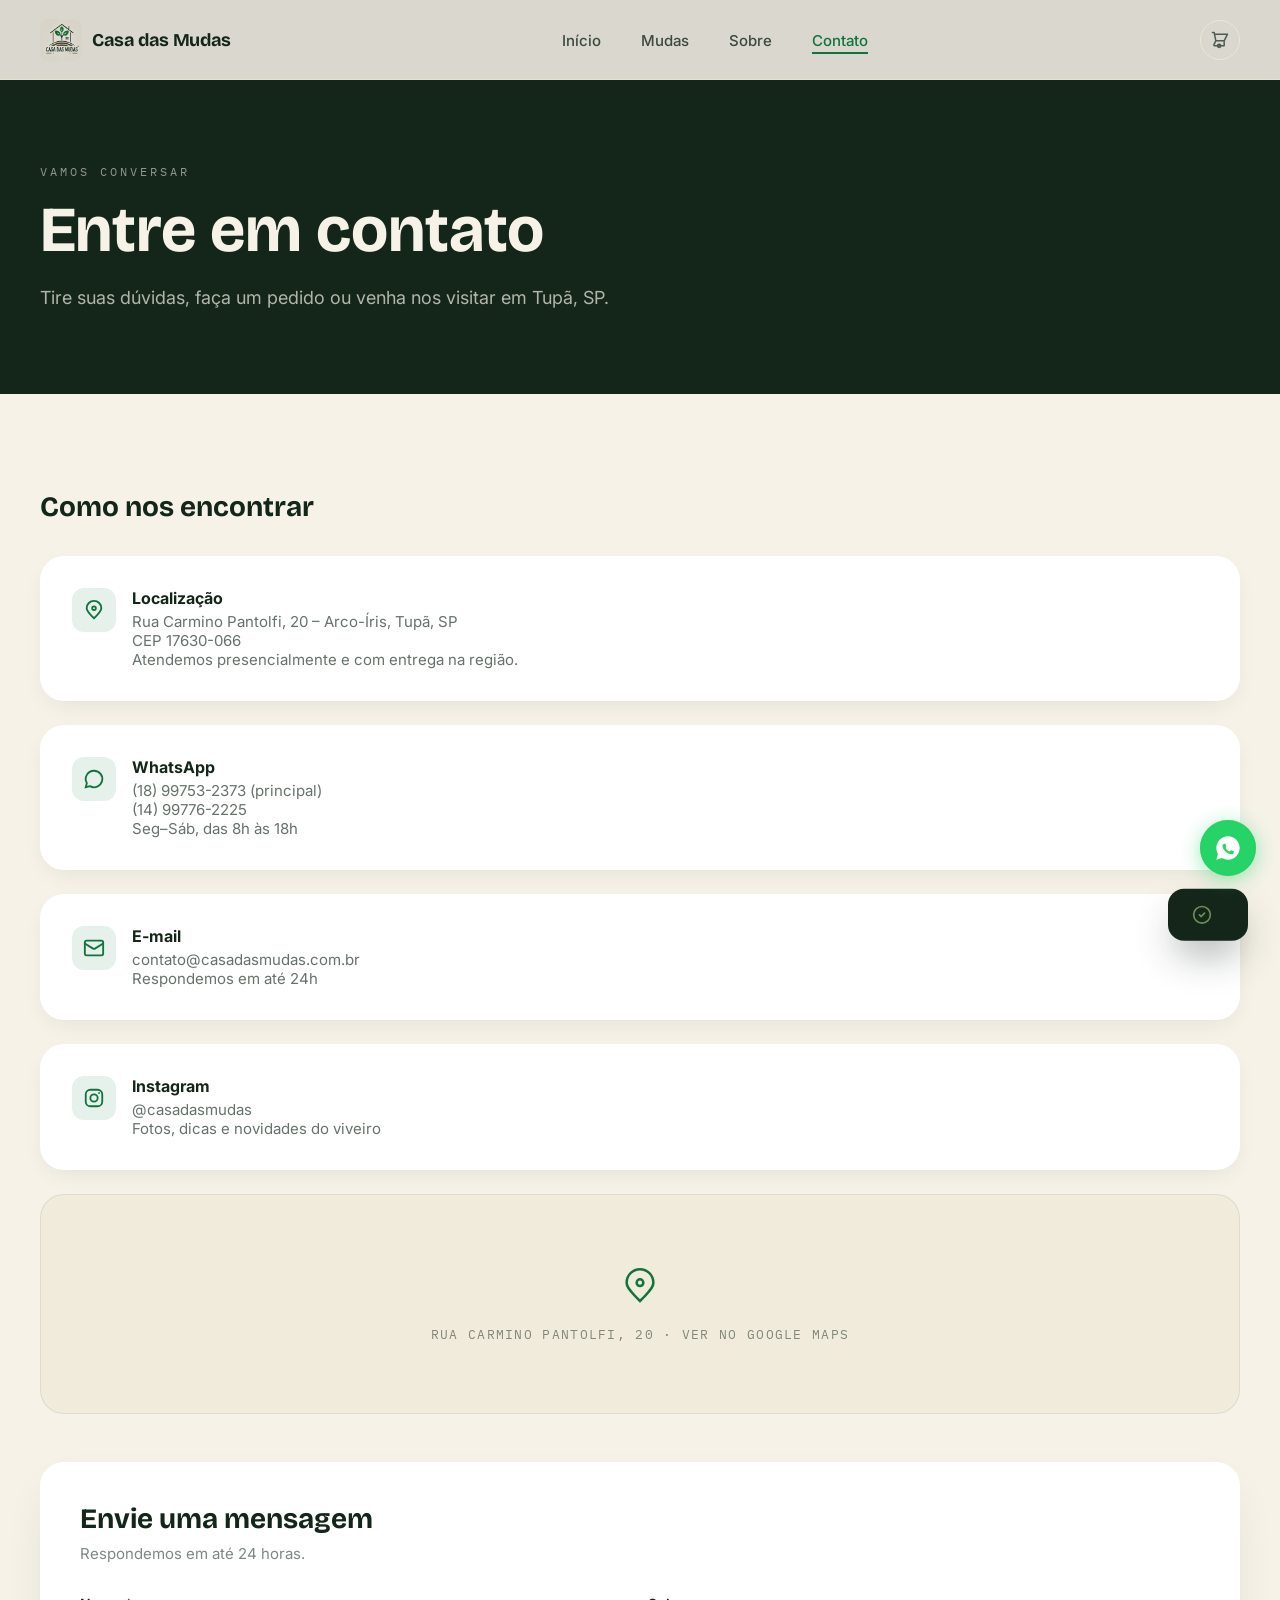
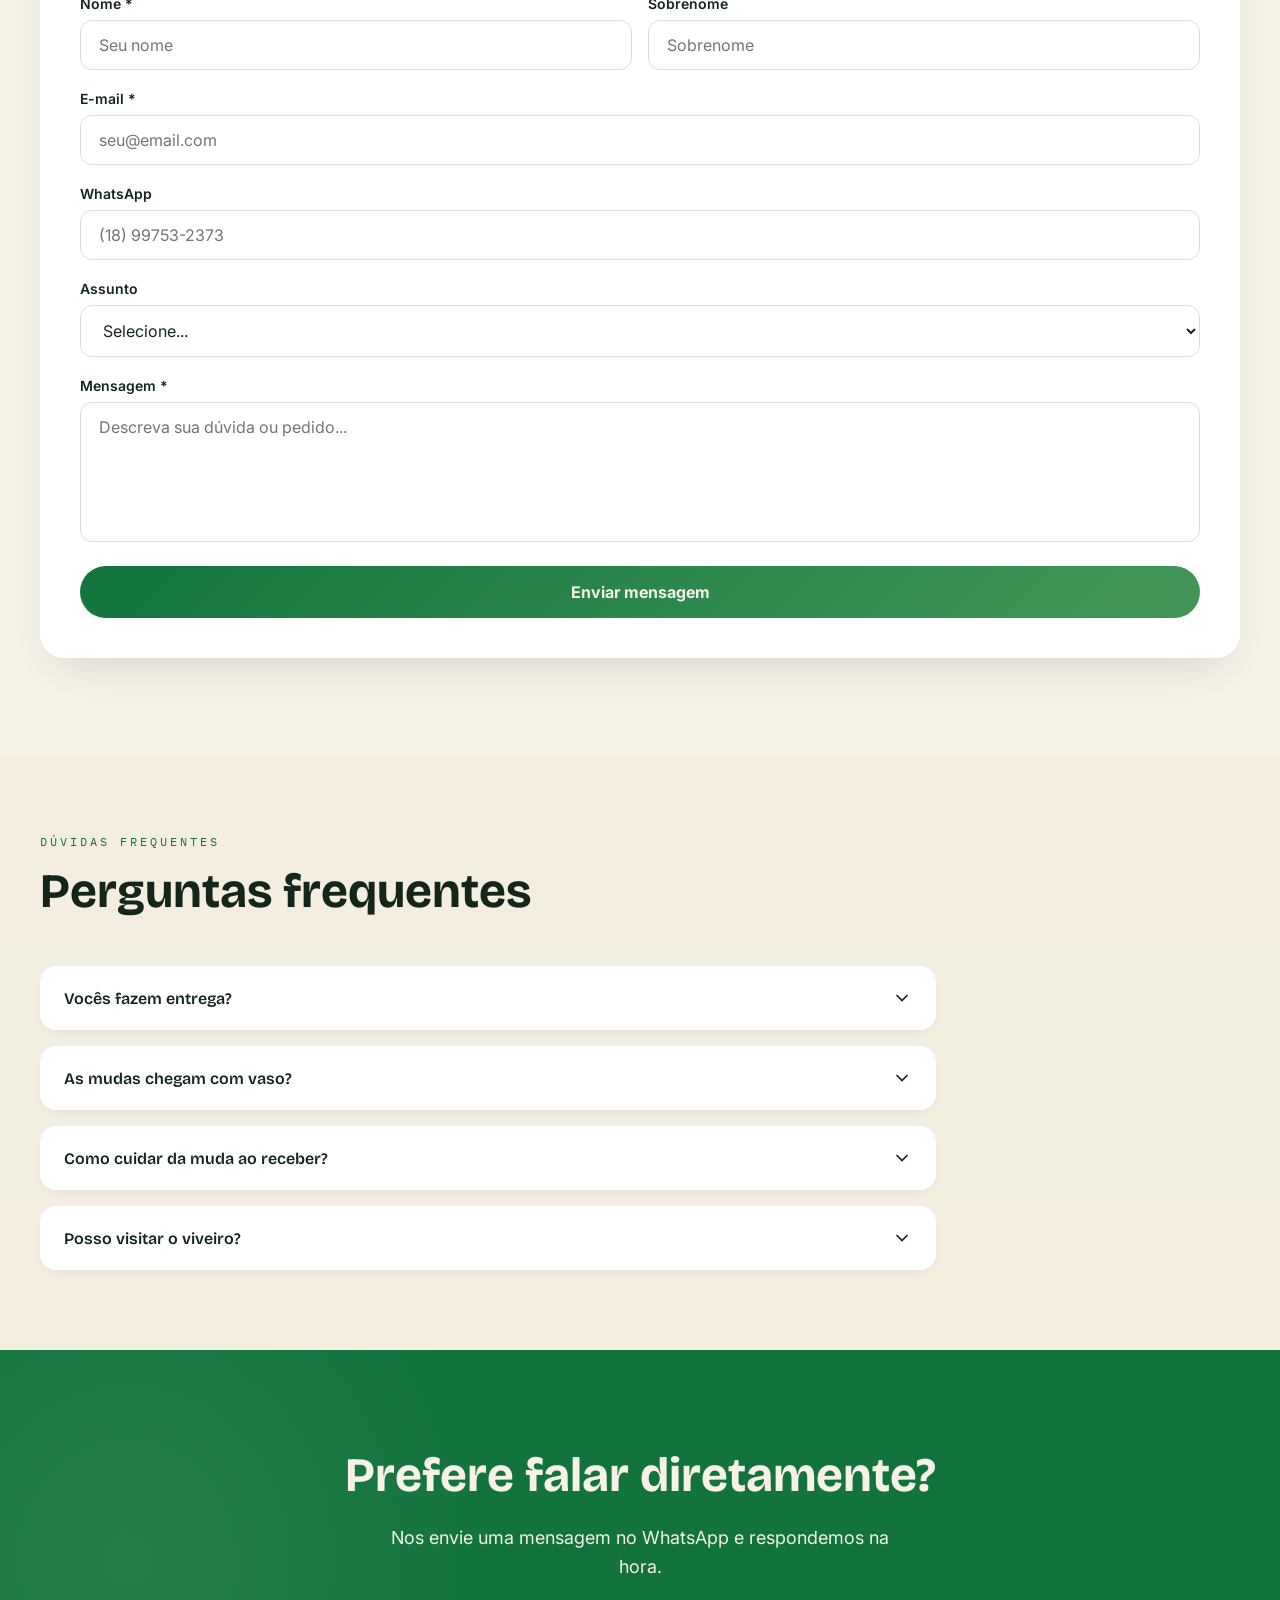
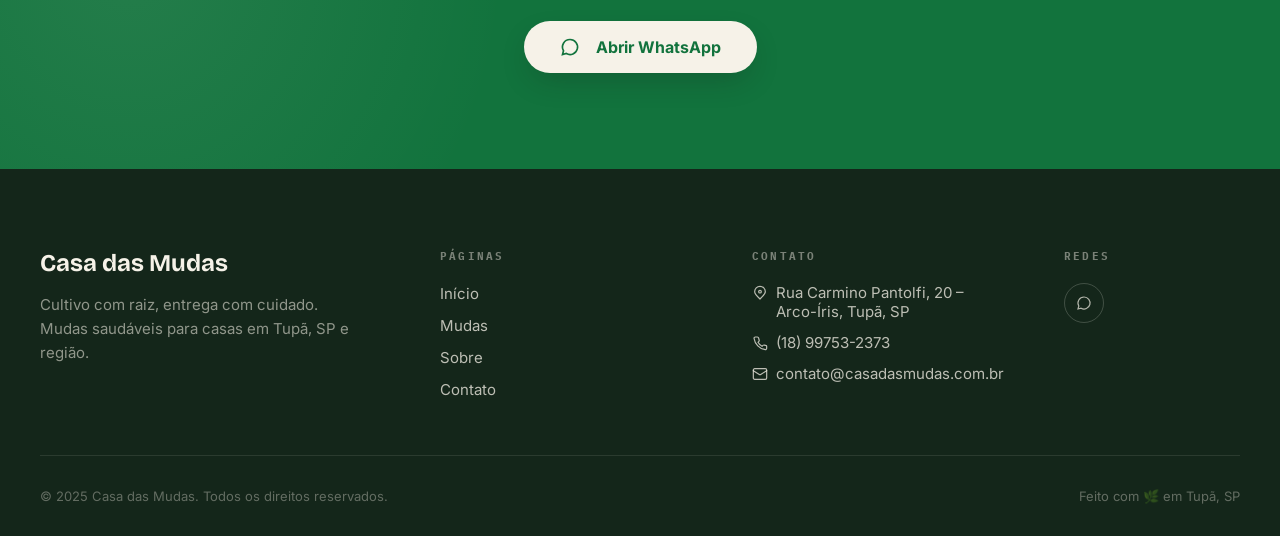
<file: contato.html>
<!DOCTYPE html>
  <html lang="pt-BR">
  <head>
  <meta charset="UTF-8"><meta name="viewport" content="width=device-width, initial-scale=1.0">
  <title>Contato — Casa das Mudas</title>
  <meta name="description" content="Entre em contato com a Casa das Mudas em Tupã, SP. Tire dúvidas, faça pedidos e encontre a muda perfeita.">
  <meta property="og:title" content="Contato — Casa das Mudas">
  <meta property="og:image" content="https://images.unsplash.com/photo-1683994857980-280afa59a3f8?fm=jpg&q=80&w=1200">
  <meta name="theme-color" content="#12733D">
  <link rel="preconnect" href="https://fonts.googleapis.com">
  <link rel="preconnect" href="https://fonts.gstatic.com" crossorigin>
  <link href="https://fonts.googleapis.com/css2?family=Bricolage+Grotesque:opsz,wght@12..96,400..800&family=Inter:wght@400;500;600;700&family=IBM+Plex+Mono:wght@400;500&display=swap" rel="stylesheet">
  <link rel="stylesheet" href="styles.css?v=20260706c">
  </head>
  <body>
  
  <div id="intro">
    <div class="intro-logo-wrap">
      <img src="logo.jpg" alt="" class="intro-logo" width="96" height="96">
      <span class="intro-ring"></span>
    </div>
    <p class="intro-brand">Casa das Mudas</p>
    <p class="intro-sub">Tupã, SP &middot; Desde 2016</p>
    <div class="intro-bar"><div class="intro-bar-fill"></div></div>
  </div>
<header id="navbar" class="navbar">
    <div class="nav-inner">
      <a href="index.html" class="nav-logo" aria-label="Casa das Mudas — início">
        <img src="logo.jpg" alt="Casa das Mudas" class="nav-logo-img" style="width:42px;height:42px;max-width:42px;border-radius:8px;object-fit:cover;flex-shrink:0">
        <span class="nav-logo-text">Casa das Mudas</span>
      </a>
      <nav aria-label="Navegação principal"><ul class="nav-links">
        <li><a href="index.html" class="nav-link">Início</a></li>
        <li><a href="mudas.html" class="nav-link">Mudas</a></li>
        <li><a href="sobre.html" class="nav-link">Sobre</a></li>
        <li><a href="contato.html" class="nav-link active">Contato</a></li>
      </ul></nav>
      <div class="nav-actions">
        <button class="cart-btn" aria-label="Carrinho"><svg width="20" height="20" viewBox="0 0 24 24" fill="none" stroke="currentColor" stroke-width="1.8" stroke-linecap="round" stroke-linejoin="round"><path d="M3 3h2l.4 2M7 13h10l4-8H5.4M7 13L5.4 5M7 13l-2.3 4.6A1 1 0 0 0 5.6 19H17M17 13v6M9 19a2 2 0 1 0 4 0 2 2 0 0 0-4 0Z"/></svg><span class="cart-badge">0</span></button>
        <button class="menu-toggle" id="menuToggle" aria-label="Abrir menu" aria-expanded="false"><svg width="24" height="24" viewBox="0 0 24 24" fill="none" stroke="currentColor" stroke-width="1.8" stroke-linecap="round"><path id="menuIconPath" d="M4 7h16M4 12h16M4 17h16"/></svg></button>
      </div>
    </div>
    <div id="mobileMenu" class="mobile-menu"><div class="mobile-menu-inner">
      <a href="index.html">Início</a><a href="mudas.html">Mudas</a><a href="sobre.html">Sobre</a><a href="contato.html">Contato</a>
      <a href="contato.html" class="btn-cta" style="margin-top:.5rem;justify-content:center">Fale conosco</a>
    </div></div>
  </header>
  <div id="spineWrap" class="spine-wrap" aria-hidden="true"><svg style="height:100%;width:100%" viewBox="0 0 40 2400" preserveAspectRatio="none"><path id="spinePath" d="M20,0 C28,180 12,360 20,540 C28,720 12,900 20,1080 C28,1260 12,1440 20,1620 C28,1800 12,1980 20,2160 C25,2280 16,2340 20,2400" style="fill:none;stroke:#12733D;stroke-width:2;stroke-linecap:round"/></svg></div>
  <main>
    <section style="padding:10rem 0 5rem;background:#14261A;color:#F6F2E8;position:relative;overflow:hidden">
      <div style="position:absolute;inset:0;background-image:url('https://images.unsplash.com/photo-1508739773434-c26b3d09e071?fm=jpg&q=50&w=1200&auto=format&fit=crop');background-size:cover;background-position:center;opacity:.18"></div>
      <div class="container" style="position:relative;z-index:1">
        <span style="font-family:'IBM Plex Mono',monospace;font-size:.75rem;letter-spacing:.25em;text-transform:uppercase;color:rgba(246,242,232,.55)" class="reveal">Vamos conversar</span>
        <h1 style="font-family:'Bricolage Grotesque',system-ui,sans-serif;font-weight:700;font-size:clamp(2.5rem,5vw,4.5rem);line-height:1.05;margin-top:1rem;max-width:40rem" class="reveal reveal-delay-1">Entre em contato</h1>
        <p style="font-size:1.125rem;opacity:.7;max-width:36rem;line-height:1.7;margin-top:1.25rem" class="reveal reveal-delay-2">Tire suas dúvidas, faça um pedido ou venha nos visitar em Tupã, SP.</p>
      </div>
    </section>
    <section style="padding:6rem 0">
      <div class="container" style="display:grid;grid-template-columns:1fr;gap:3rem">
        <div class="reveal">
          <h2 style="font-family:'Bricolage Grotesque',system-ui,sans-serif;font-weight:700;font-size:1.75rem;margin-bottom:2rem;color:#14261A">Como nos encontrar</h2>
          <div class="contact-info-card"><div class="contact-info-icon"><svg width="22" height="22" viewBox="0 0 24 24" fill="none" stroke="currentColor" stroke-width="2" stroke-linecap="round"><path d="M12 21c-4.4-4.3-8-7.9-8-11a8 8 0 0 1 16 0c0 3.1-3.6 6.7-8 11Z"/><circle cx="12" cy="10" r="2"/></svg></div><div><p class="contact-info-title">Localização</p><p class="contact-info-desc">Rua Carmino Pantolfi, 20 – Arco-Íris, Tupã, SP<br>CEP 17630-066<br>Atendemos presencialmente e com entrega na região.</p></div></div>
          <div class="contact-info-card"><div class="contact-info-icon"><svg width="22" height="22" viewBox="0 0 24 24" fill="none" stroke="currentColor" stroke-width="2" stroke-linecap="round"><path d="M12 3a9 9 0 0 0-7.8 13.5L3 21l4.6-1.2A9 9 0 1 0 12 3Z"/></svg></div><div><p class="contact-info-title">WhatsApp</p><p class="contact-info-desc">(18) 99753-2373 (principal)<br>(14) 99776-2225<br>Seg–Sáb, das 8h às 18h</p></div></div>
          <div class="contact-info-card"><div class="contact-info-icon"><svg width="22" height="22" viewBox="0 0 24 24" fill="none" stroke="currentColor" stroke-width="2" stroke-linecap="round"><rect x="2" y="4" width="20" height="16" rx="2"/><path d="m22 7-8.97 5.7a1.94 1.94 0 0 1-2.06 0L2 7"/></svg></div><div><p class="contact-info-title">E-mail</p><p class="contact-info-desc">contato@casadasmudas.com.br<br>Respondemos em até 24h</p></div></div>
          <div class="contact-info-card"><div class="contact-info-icon"><svg width="22" height="22" viewBox="0 0 24 24" fill="none" stroke="currentColor" stroke-width="2" stroke-linecap="round"><rect x="3" y="3" width="18" height="18" rx="5"/><circle cx="12" cy="12" r="4"/><circle cx="17.5" cy="6.5" r="1" fill="currentColor" stroke="none"/></svg></div><div><p class="contact-info-title">Instagram</p><p class="contact-info-desc">@casadasmudas<br>Fotos, dicas e novidades do viveiro</p></div></div>
          <div class="contact-map"><div style="text-align:center;padding:2rem"><svg width="40" height="40" viewBox="0 0 24 24" fill="none" stroke="#12733D" stroke-width="1.5" style="margin:0 auto 1rem"><path d="M12 21c-4.4-4.3-8-7.9-8-11a8 8 0 0 1 16 0c0 3.1-3.6 6.7-8 11Z"/><circle cx="12" cy="10" r="2"/></svg><p style="font-family:'IBM Plex Mono',monospace;font-size:.8125rem;letter-spacing:.1em;text-transform:uppercase;color:rgba(20,38,26,.5)">Rua Carmino Pantolfi, 20 · Ver no Google Maps</p></div></div>
        </div>
        <div class="contact-form reveal reveal-delay-1">
          <h2 style="font-family:'Bricolage Grotesque',system-ui,sans-serif;font-weight:700;font-size:1.75rem;margin-bottom:.5rem;color:#14261A">Envie uma mensagem</h2>
          <p style="font-size:.9375rem;color:rgba(20,38,26,.55);margin-bottom:2rem">Respondemos em até 24 horas.</p>
          <form id="contactForm" novalidate>
            <div style="display:grid;grid-template-columns:1fr 1fr;gap:1rem">
              <div class="form-group"><label class="form-label" for="nome">Nome *</label><input class="form-input" id="nome" type="text" placeholder="Seu nome" required></div>
              <div class="form-group"><label class="form-label" for="sobrenome">Sobrenome</label><input class="form-input" id="sobrenome" type="text" placeholder="Sobrenome"></div>
            </div>
            <div class="form-group"><label class="form-label" for="email">E-mail *</label><input class="form-input" id="email" type="email" placeholder="seu@email.com" required></div>
            <div class="form-group"><label class="form-label" for="tel">WhatsApp</label><input class="form-input" id="tel" type="tel" placeholder="(18) 99753-2373"></div>
            <div class="form-group"><label class="form-label" for="assunto">Assunto</label><select class="form-input" id="assunto"><option value="">Selecione...</option><option value="pedido">Fazer um pedido</option><option value="duvida">Dúvida sobre plantas</option><option value="entrega">Informações de entrega</option><option value="outro">Outro</option></select></div>
            <div class="form-group"><label class="form-label" for="mensagem">Mensagem *</label><textarea class="form-textarea" id="mensagem" placeholder="Descreva sua dúvida ou pedido..." required></textarea></div>
            <button type="submit" class="form-btn">Enviar mensagem</button>
          </form>
        </div>
      </div>
    </section>
    <section style="padding:5rem 0;background:rgba(237,231,211,.4)">
      <div class="container">
        <span class="section-tag reveal">Dúvidas frequentes</span>
        <h2 class="section-title reveal reveal-delay-1" style="max-width:32rem;margin-bottom:3rem">Perguntas frequentes</h2>
        <div style="display:grid;gap:1rem;max-width:56rem">
          <details style="background:#fff;border-radius:1rem;overflow:hidden;box-shadow:0 4px 16px -6px rgba(20,38,26,.1)" class="reveal"><summary style="padding:1.375rem 1.5rem;font-family:'Bricolage Grotesque',system-ui,sans-serif;font-weight:600;font-size:1rem;cursor:pointer;list-style:none;display:flex;justify-content:space-between;align-items:center">Vocês fazem entrega?<svg width="20" height="20" viewBox="0 0 24 24" fill="none" stroke="currentColor" stroke-width="2" stroke-linecap="round" style="flex-shrink:0;margin-left:1rem;transition:transform .3s"><path d="m6 9 6 6 6-6"/></svg></summary><div style="padding:0 1.5rem 1.375rem;color:rgba(20,38,26,.65);line-height:1.6;font-size:.9375rem">Sim! Entregamos em Tupã e cidades da região. Para localidades mais distantes, consulte as condições pelo WhatsApp.</div></details><details style="background:#fff;border-radius:1rem;overflow:hidden;box-shadow:0 4px 16px -6px rgba(20,38,26,.1)" class="reveal"><summary style="padding:1.375rem 1.5rem;font-family:'Bricolage Grotesque',system-ui,sans-serif;font-weight:600;font-size:1rem;cursor:pointer;list-style:none;display:flex;justify-content:space-between;align-items:center">As mudas chegam com vaso?<svg width="20" height="20" viewBox="0 0 24 24" fill="none" stroke="currentColor" stroke-width="2" stroke-linecap="round" style="flex-shrink:0;margin-left:1rem;transition:transform .3s"><path d="m6 9 6 6 6-6"/></svg></summary><div style="padding:0 1.5rem 1.375rem;color:rgba(20,38,26,.65);line-height:1.6;font-size:.9375rem">As mudas são enviadas em sacos biodegradáveis ou vasos simples, embaladas com cuidado para proteger as raízes.</div></details><details style="background:#fff;border-radius:1rem;overflow:hidden;box-shadow:0 4px 16px -6px rgba(20,38,26,.1)" class="reveal"><summary style="padding:1.375rem 1.5rem;font-family:'Bricolage Grotesque',system-ui,sans-serif;font-weight:600;font-size:1rem;cursor:pointer;list-style:none;display:flex;justify-content:space-between;align-items:center">Como cuidar da muda ao receber?<svg width="20" height="20" viewBox="0 0 24 24" fill="none" stroke="currentColor" stroke-width="2" stroke-linecap="round" style="flex-shrink:0;margin-left:1rem;transition:transform .3s"><path d="m6 9 6 6 6-6"/></svg></summary><div style="padding:0 1.5rem 1.375rem;color:rgba(20,38,26,.65);line-height:1.6;font-size:.9375rem">Cada pedido acompanha um guia personalizado com dicas de rega, luz e substrato para a espécie escolhida.</div></details><details style="background:#fff;border-radius:1rem;overflow:hidden;box-shadow:0 4px 16px -6px rgba(20,38,26,.1)" class="reveal"><summary style="padding:1.375rem 1.5rem;font-family:'Bricolage Grotesque',system-ui,sans-serif;font-weight:600;font-size:1rem;cursor:pointer;list-style:none;display:flex;justify-content:space-between;align-items:center">Posso visitar o viveiro?<svg width="20" height="20" viewBox="0 0 24 24" fill="none" stroke="currentColor" stroke-width="2" stroke-linecap="round" style="flex-shrink:0;margin-left:1rem;transition:transform .3s"><path d="m6 9 6 6 6-6"/></svg></summary><div style="padding:0 1.5rem 1.375rem;color:rgba(20,38,26,.65);line-height:1.6;font-size:.9375rem">Sim! Atendemos presencialmente em Tupã, SP. Entre em contato pelo WhatsApp para agendar sua visita.</div></details>
        </div>
      </div>
    </section>
    <section class="cta-banner">
      <div class="container">
        <h2 class="cta-banner-title reveal">Prefere falar diretamente?</h2>
        <p class="cta-banner-desc reveal reveal-delay-1">Nos envie uma mensagem no WhatsApp e respondemos na hora.</p>
        <div class="reveal reveal-delay-2"><a href="https://wa.me/5518997532373" target="_blank" rel="noopener" class="btn-cta-inv"><svg width="20" height="20" viewBox="0 0 24 24" fill="none" stroke="currentColor" stroke-width="2" stroke-linecap="round" style="margin-right:.5rem"><path d="M12 3a9 9 0 0 0-7.8 13.5L3 21l4.6-1.2A9 9 0 1 0 12 3Z"/></svg>Abrir WhatsApp</a></div>
      </div>
    </section>
  </main>
  <footer class="footer"><div class="container"><div class="footer-grid">
    <div><div class="footer-brand-name">Casa das Mudas</div><p class="footer-brand-desc">Cultivo com raiz, entrega com cuidado. Mudas saudáveis para casas em Tupã, SP e região.</p></div>
    <div><h4 class="footer-col-title">Páginas</h4><ul class="footer-links"><li><a href="index.html">Início</a></li><li><a href="mudas.html">Mudas</a></li><li><a href="sobre.html">Sobre</a></li><li><a href="contato.html">Contato</a></li></ul></div>
    <div><h4 class="footer-col-title">Contato</h4>
      <div class="footer-contact-item"><svg width="16" height="16" viewBox="0 0 24 24" fill="none" stroke="currentColor" stroke-width="1.8" stroke-linecap="round" style="flex-shrink:0;margin-top:2px"><path d="M12 21c-4.4-4.3-8-7.9-8-11a8 8 0 0 1 16 0c0 3.1-3.6 6.7-8 11Z"/><circle cx="12" cy="10" r="2"/></svg>Rua Carmino Pantolfi, 20 – Arco-Íris, Tupã, SP</div>
      <div class="footer-contact-item"><svg width="16" height="16" viewBox="0 0 24 24" fill="none" stroke="currentColor" stroke-width="1.8" stroke-linecap="round" style="flex-shrink:0;margin-top:2px"><path d="M22 16.9v3a2 2 0 0 1-2.2 2A19.8 19.8 0 0 1 3.1 5.2 2 2 0 0 1 5 3h3a2 2 0 0 1 2 1.7c.1 1 .4 1.9.7 2.8a2 2 0 0 1-.4 2L9 10.9a16 16 0 0 0 6.1 6.1l1.4-1.4a2 2 0 0 1 2-.5c.9.3 1.8.6 2.8.7A2 2 0 0 1 22 17Z"/></svg>(18) 99753-2373</div>
      <div class="footer-contact-item"><svg width="16" height="16" viewBox="0 0 24 24" fill="none" stroke="currentColor" stroke-width="1.8" stroke-linecap="round" style="flex-shrink:0;margin-top:2px"><rect x="2" y="4" width="20" height="16" rx="2"/><path d="m22 7-8.97 5.7a1.94 1.94 0 0 1-2.06 0L2 7"/></svg>contato@casadasmudas.com.br</div>
    </div>
    <div><h4 class="footer-col-title">Redes</h4><div class="social-links">
      <a href="https://wa.me/5518997532373" aria-label="WhatsApp" class="social-btn" target="_blank" rel="noopener"><svg width="16" height="16" viewBox="0 0 24 24" fill="none" stroke="currentColor" stroke-width="1.8" stroke-linecap="round"><path d="M12 3a9 9 0 0 0-7.8 13.5L3 21l4.6-1.2A9 9 0 1 0 12 3Z"/></svg></a>
    </div></div>
  </div><div class="footer-bottom"><p class="footer-copy">&copy; 2025 Casa das Mudas. Todos os direitos reservados.</p><p class="footer-copy">Feito com 🌿 em Tupã, SP</p></div></div></footer><div id="toast" class="toast" role="status" aria-live="polite"><svg class="toast-icon" width="20" height="20" viewBox="0 0 24 24" fill="none" stroke="currentColor" stroke-width="2" stroke-linecap="round"><path d="M12 22c5.5 0 10-4.5 10-10S17.5 2 12 2 2 6.5 2 12s4.5 10 10 10Z"/><path d="m9 12 2 2 4-4"/></svg><span class="toast-msg"></span></div>
  <a href="https://wa.me/5518997532373?text=Ol%C3%A1%21+Vim+pelo+site+e+gostaria+de+saber+mais+sobre+as+mudas." class="wa-float" target="_blank" rel="noopener noreferrer" aria-label="Falar pelo WhatsApp">
    <svg width="28" height="28" viewBox="0 0 24 24" fill="white" aria-hidden="true"><path d="M12 2C6.477 2 2 6.477 2 12c0 1.89.525 3.66 1.438 5.168L2 22l4.978-1.41A9.954 9.954 0 0 0 12 22c5.523 0 10-4.477 10-10S17.523 2 12 2Zm5.007 14.2c-.207.582-1.21 1.113-1.658 1.148-.448.036-.862.213-2.91-.606-2.46-1-4.01-3.51-4.13-3.67-.12-.16-.98-1.3-.98-2.48 0-1.18.62-1.76.84-2 .22-.24.48-.3.64-.3h.46c.15 0 .35-.06.55.42l.7 1.86c.07.18.03.38-.08.54l-.38.5c-.14.18-.29.38-.12.66.38.64.9 1.22 1.47 1.71.56.47 1.2.8 1.88.97.24.06.4 0 .54-.14l.54-.64c.14-.18.32-.22.5-.16l1.84.87c.18.08.3.22.3.4-.02.56-.2 1.1-.5 1.57Z"/></svg>
  </a>
  <script src="main.js?v=20260706c"></script>
  <style>details[open] summary svg{transform:rotate(180deg)} @media(min-width:1024px){section>div.container>div[style*="grid-template-columns:1fr;gap:3rem"]{grid-template-columns:5fr 7fr!important}}</style>
  </body></html>
</file>
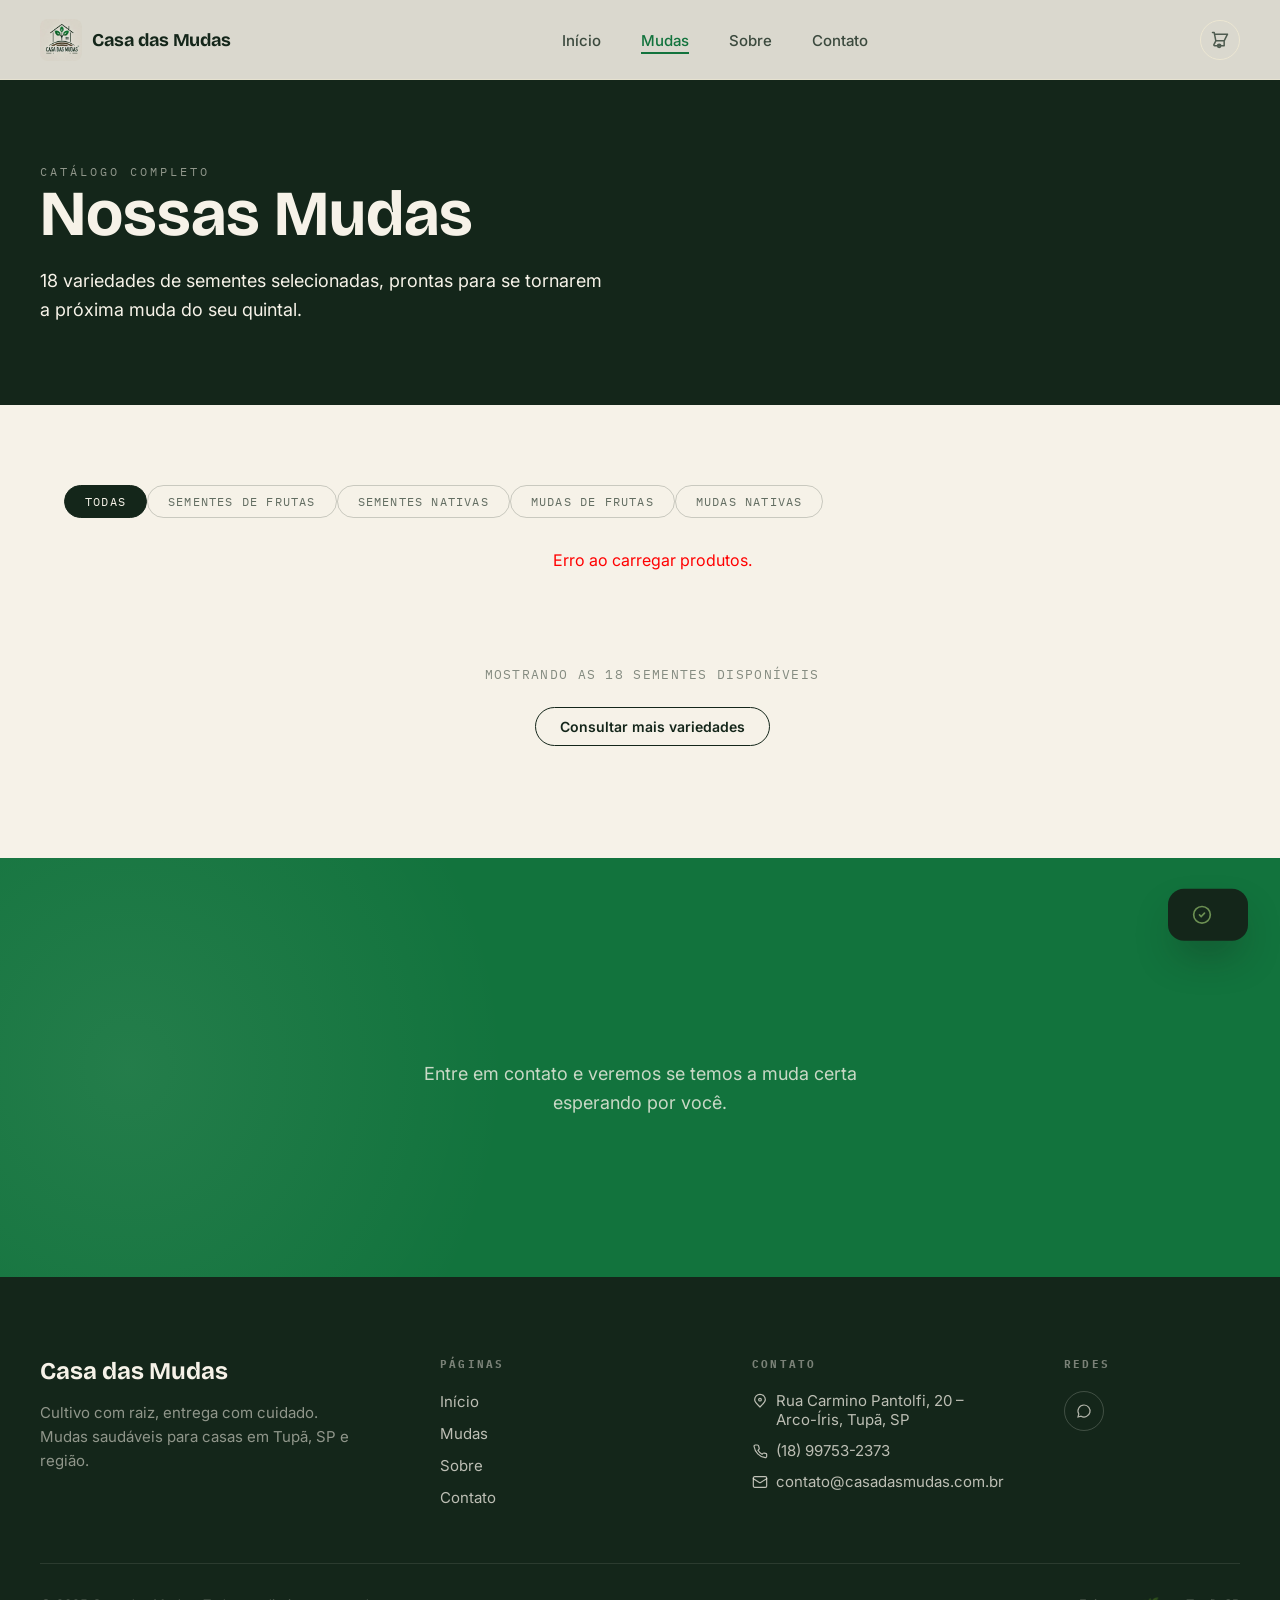
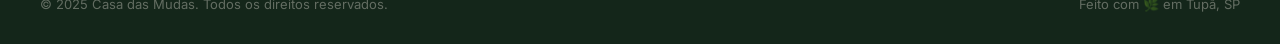
<file: mudas.html>
<!DOCTYPE html>
  <html lang="pt-BR">
  <head>
  <meta charset="UTF-8"><meta name="viewport" content="width=device-width, initial-scale=1.0">
  <title>Nossas Mudas — Casa das Mudas</title>
  <meta name="description" content="Catálogo completo de sementes da Casa das Mudas. Sementes de frutas e nativas para plantar em Tupã, SP.">
  <meta property="og:title" content="Nossas Mudas — Casa das Mudas">
  <meta property="og:image" content="https://images.unsplash.com/photo-1683994857980-280afa59a3f8?fm=jpg&q=80&w=1200">
  <meta name="theme-color" content="#12733D">
  <link rel="preconnect" href="https://fonts.googleapis.com">
  <link rel="preconnect" href="https://fonts.gstatic.com" crossorigin>
  <link href="https://fonts.googleapis.com/css2?family=Bricolage+Grotesque:opsz,wght@12..96,400..800&family=Inter:wght@400;500;600;700&family=IBM+Plex+Mono:wght@400;500&display=swap" rel="stylesheet">
  <link rel="stylesheet" href="styles.css?v=20260706c">
  </head>
  <body>
  
  <div id="intro">
    <div class="intro-logo-wrap">
      <img src="logo.jpg" alt="" class="intro-logo" width="96" height="96">
      <span class="intro-ring"></span>
    </div>
    <p class="intro-brand">Casa das Mudas</p>
    <p class="intro-sub">Tupã, SP &middot; Desde 2016</p>
    <div class="intro-bar"><div class="intro-bar-fill"></div></div>
  </div>
<header id="navbar" class="navbar">
    <div class="nav-inner">
      <a href="index.html" class="nav-logo" aria-label="Casa das Mudas — início">
        <img src="logo.jpg" alt="Casa das Mudas" class="nav-logo-img" style="width:42px;height:42px;max-width:42px;border-radius:8px;object-fit:cover;flex-shrink:0">
        <span class="nav-logo-text">Casa das Mudas</span>
      </a>
      <nav aria-label="Navegação principal"><ul class="nav-links">
        <li><a href="index.html" class="nav-link">Início</a></li>
        <li><a href="mudas.html" class="nav-link active">Mudas</a></li>
        <li><a href="sobre.html" class="nav-link">Sobre</a></li>
        <li><a href="contato.html" class="nav-link">Contato</a></li>
      </ul></nav>
      <div class="nav-actions">
        <button class="cart-btn" aria-label="Carrinho"><svg width="20" height="20" viewBox="0 0 24 24" fill="none" stroke="currentColor" stroke-width="1.8" stroke-linecap="round" stroke-linejoin="round"><path d="M3 3h2l.4 2M7 13h10l4-8H5.4M7 13L5.4 5M7 13l-2.3 4.6A1 1 0 0 0 5.6 19H17M17 13v6M9 19a2 2 0 1 0 4 0 2 2 0 0 0-4 0Z"/></svg><span class="cart-badge">0</span></button>
        <button class="menu-toggle" id="menuToggle" aria-label="Abrir menu" aria-expanded="false"><svg width="24" height="24" viewBox="0 0 24 24" fill="none" stroke="currentColor" stroke-width="1.8" stroke-linecap="round"><path id="menuIconPath" d="M4 7h16M4 12h16M4 17h16"/></svg></button>
      </div>
    </div>
    <div id="mobileMenu" class="mobile-menu"><div class="mobile-menu-inner">
      <a href="index.html">Início</a><a href="mudas.html">Mudas</a><a href="sobre.html">Sobre</a><a href="contato.html">Contato</a>
      <a href="contato.html" class="btn-cta" style="margin-top:.5rem;justify-content:center">Fale conosco</a>
    </div></div>
  </header>
  <div id="spineWrap" class="spine-wrap" aria-hidden="true"><svg style="height:100%;width:100%" viewBox="0 0 40 2400" preserveAspectRatio="none"><path id="spinePath" d="M20,0 C28,180 12,360 20,540 C28,720 12,900 20,1080 C28,1260 12,1440 20,1620 C28,1800 12,1980 20,2160 C25,2280 16,2340 20,2400" style="fill:none;stroke:#12733D;stroke-width:2;stroke-linecap:round"/></svg></div>
  <main>
    <section class="page-hero"><div class="container page-hero-content">
      <span style="font-family:'IBM Plex Mono',monospace;font-size:.75rem;letter-spacing:.25em;text-transform:uppercase;color:rgba(246,242,232,.55)" class="reveal">Catálogo completo</span>
      <h1 class="page-hero-title reveal reveal-delay-1">Nossas Mudas</h1>
      <p class="page-hero-desc reveal reveal-delay-2">18 variedades de sementes selecionadas, prontas para se tornarem a próxima muda do seu quintal.</p>
    </div></section>
    <section style="padding:5rem 0 7rem">
      <div class="container" style="padding-left:clamp(1.5rem,5vw,5rem)">
        <div class="catalog-filters" id="catalog-filters"><button class="filter-btn active" data-filter="todas" onclick="cdmFilter('todas')">Todas</button></div>
          <div class="catalog-grid" id="catalog-grid"><p style="text-align:center;padding:3rem;color:rgba(20,38,26,.5);grid-column:1/-1">Carregando produtos…</p></div>
        <div style="text-align:center;margin-top:4rem" class="reveal">
          <p style="color:rgba(20,38,26,.5);font-family:'IBM Plex Mono',monospace;font-size:.8125rem;letter-spacing:.1em;text-transform:uppercase;margin-bottom:1.5rem">Mostrando as 18 sementes disponíveis</p>
          <a href="contato.html" class="btn-outline">Consultar mais variedades</a>
        </div>
      </div>
    </section>
    <section class="cta-banner">
      <div class="container">
        <h2 class="cta-banner-title reveal">Não encontrou o que procura?</h2>
        <p class="cta-banner-desc reveal reveal-delay-1">Entre em contato e veremos se temos a muda certa esperando por você.</p>
        <div class="reveal reveal-delay-2"><a href="https://wa.me/5518997532373" target="_blank" rel="noopener" class="btn-cta-inv">Falar pelo WhatsApp</a></div>
      </div>
    </section>
  </main>
  <footer class="footer"><div class="container"><div class="footer-grid">
    <div><div class="footer-brand-name">Casa das Mudas</div><p class="footer-brand-desc">Cultivo com raiz, entrega com cuidado. Mudas saudáveis para casas em Tupã, SP e região.</p></div>
    <div><h4 class="footer-col-title">Páginas</h4><ul class="footer-links"><li><a href="index.html">Início</a></li><li><a href="mudas.html">Mudas</a></li><li><a href="sobre.html">Sobre</a></li><li><a href="contato.html">Contato</a></li></ul></div>
    <div><h4 class="footer-col-title">Contato</h4>
      <div class="footer-contact-item"><svg width="16" height="16" viewBox="0 0 24 24" fill="none" stroke="currentColor" stroke-width="1.8" stroke-linecap="round" style="flex-shrink:0;margin-top:2px"><path d="M12 21c-4.4-4.3-8-7.9-8-11a8 8 0 0 1 16 0c0 3.1-3.6 6.7-8 11Z"/><circle cx="12" cy="10" r="2"/></svg>Rua Carmino Pantolfi, 20 – Arco-Íris, Tupã, SP</div>
      <div class="footer-contact-item"><svg width="16" height="16" viewBox="0 0 24 24" fill="none" stroke="currentColor" stroke-width="1.8" stroke-linecap="round" style="flex-shrink:0;margin-top:2px"><path d="M22 16.9v3a2 2 0 0 1-2.2 2A19.8 19.8 0 0 1 3.1 5.2 2 2 0 0 1 5 3h3a2 2 0 0 1 2 1.7c.1 1 .4 1.9.7 2.8a2 2 0 0 1-.4 2L9 10.9a16 16 0 0 0 6.1 6.1l1.4-1.4a2 2 0 0 1 2-.5c.9.3 1.8.6 2.8.7A2 2 0 0 1 22 17Z"/></svg>(18) 99753-2373</div>
      <div class="footer-contact-item"><svg width="16" height="16" viewBox="0 0 24 24" fill="none" stroke="currentColor" stroke-width="1.8" stroke-linecap="round" style="flex-shrink:0;margin-top:2px"><rect x="2" y="4" width="20" height="16" rx="2"/><path d="m22 7-8.97 5.7a1.94 1.94 0 0 1-2.06 0L2 7"/></svg>contato@casadasmudas.com.br</div>
    </div>
    <div><h4 class="footer-col-title">Redes</h4><div class="social-links">
      <a href="https://wa.me/5518997532373" aria-label="WhatsApp" class="social-btn" target="_blank" rel="noopener"><svg width="16" height="16" viewBox="0 0 24 24" fill="none" stroke="currentColor" stroke-width="1.8" stroke-linecap="round"><path d="M12 3a9 9 0 0 0-7.8 13.5L3 21l4.6-1.2A9 9 0 1 0 12 3Z"/></svg></a>
    </div></div>
  </div><div class="footer-bottom"><p class="footer-copy">&copy; 2025 Casa das Mudas. Todos os direitos reservados.</p><p class="footer-copy">Feito com 🌿 em Tupã, SP</p></div></div></footer><div id="toast" class="toast" role="status" aria-live="polite"><svg class="toast-icon" width="20" height="20" viewBox="0 0 24 24" fill="none" stroke="currentColor" stroke-width="2" stroke-linecap="round"><path d="M12 22c5.5 0 10-4.5 10-10S17.5 2 12 2 2 6.5 2 12s4.5 10 10 10Z"/><path d="m9 12 2 2 4-4"/></svg><span class="toast-msg"></span></div>
  <a href="https://wa.me/5518997532373?text=Ol%C3%A1%21+Vim+pelo+site+e+gostaria+de+saber+mais+sobre+as+mudas." class="wa-float" target="_blank" rel="noopener noreferrer" aria-label="Falar pelo WhatsApp">
    <svg width="28" height="28" viewBox="0 0 24 24" fill="white" aria-hidden="true"><path d="M12 2C6.477 2 2 6.477 2 12c0 1.89.525 3.66 1.438 5.168L2 22l4.978-1.41A9.954 9.954 0 0 0 12 22c5.523 0 10-4.477 10-10S17.523 2 12 2Zm5.007 14.2c-.207.582-1.21 1.113-1.658 1.148-.448.036-.862.213-2.91-.606-2.46-1-4.01-3.51-4.13-3.67-.12-.16-.98-1.3-.98-2.48 0-1.18.62-1.76.84-2 .22-.24.48-.3.64-.3h.46c.15 0 .35-.06.55.42l.7 1.86c.07.18.03.38-.08.54l-.38.5c-.14.18-.29.38-.12.66.38.64.9 1.22 1.47 1.71.56.47 1.2.8 1.88.97.24.06.4 0 .54-.14l.54-.64c.14-.18.32-.22.5-.16l1.84.87c.18.08.3.22.3.4-.02.56-.2 1.1-.5 1.57Z"/></svg>
  </a>
  <script src="main.js?v=20260706c"></script>
  
<script>
(function(){
  var PRODS_URL = 'https://raw.githubusercontent.com/llucaspro/casa-das-mudas/main/products.json';
  var CATS_URL  = 'https://raw.githubusercontent.com/llucaspro/casa-das-mudas/main/categories.json';
  var grid = document.getElementById('catalog-grid');
  var filterBtnsWrap = document.getElementById('catalog-filters');
  var allProducts = [];

  function priceLabel(p){ return 'R$ '+Number(p.price).toFixed(2).replace('.',','); }
  function escape(s){ return String(s||'').replace(/&/g,'&amp;').replace(/"/g,'&quot;').replace(/</g,'&lt;').replace(/>/g,'&gt;'); }
  function cardHTML(p,i){
    var badge = p.badge?'<span class="card-badge">'+escape(p.badge)+'</span>':'';
    var delay = i%4;
    return '<article class="card-muda catalog-item reveal reveal-delay-'+delay+'" '+
      'data-cat="'+p.category+'" data-name="'+escape(p.name)+'" data-sci="'+escape(p.sci)+'" '+
      'data-price-label="'+priceLabel(p)+'" data-img="'+p.img+'" data-desc="'+escape(p.desc||'')+'">' +
      '<div class="card-img-wrap">'+
      (p.img?'<img src="'+p.img+'" alt="'+escape(p.name)+'" loading="lazy">':'')+
      '<div class="card-img-fade"></div>'+badge+'</div>'+
      '<div class="card-body">'+
      '<h3 class="card-name">'+escape(p.name)+'</h3>'+
      '<p class="card-sci">'+escape(p.sci)+'</p>'+
      '<div class="card-footer">'+
      '<span class="card-price">'+priceLabel(p)+'</span>'+
      '<button class="add-btn card-add" data-name="'+escape(p.name)+'" data-price="'+p.price+'">Comprar</button>'+
      '</div></div></article>';
  }

  function renderGrid(list){
    var active = list.filter(function(p){return p.active!==false;});
    if(!active.length){
      grid.innerHTML='<p style="text-align:center;color:rgba(20,38,26,.5);padding:3rem;grid-column:1/-1">Nenhum produto encontrado.</p>';
      return;
    }
    grid.innerHTML = active.map(function(p,i){return cardHTML(p,i);}).join('');
    // Make cards visible (reveal class starts at opacity:0)
    grid.querySelectorAll('.reveal').forEach(function(el){ el.classList.add('visible'); });
    grid.querySelectorAll('.card-add').forEach(function(btn){
      btn.addEventListener('click',function(){
        if(window.cdmAddToCart) window.cdmAddToCart(btn.dataset.name, btn.dataset.price);
      });
    });
  }

  function applyFilter(cat){
    var list = (!cat||cat==='all'||cat==='todas')?allProducts:allProducts.filter(function(p){return p.category===cat;});
    renderGrid(list);
    document.querySelectorAll('.filter-btn').forEach(function(b){
      b.classList.toggle('active', b.dataset.filter===cat||((!cat||cat==='all'||cat==='todas')&&(b.dataset.filter==='all'||b.dataset.filter==='todas')));
    });
  }

  var defaultCats = [
    {id:'sementes-frutas',name:'Sementes de Frutas'},
    {id:'sementes-nativas',name:'Sementes Nativas'},
    {id:'mudas-frutas',name:'Mudas de Frutas'},
    {id:'mudas-nativas',name:'Mudas Nativas'}
  ];

  function buildFilters(cats){
    if(!filterBtnsWrap) return;
    filterBtnsWrap.innerHTML =
      '<button class="filter-btn active" data-filter="todas" onclick="cdmFilter(\'todas\')">Todas</button>'+
      cats.map(function(c){
        return '<button class="filter-btn" data-filter="'+c.id+'" onclick="cdmFilter(\''+c.id+'\')">'+c.name+'</button>';
      }).join('');
  }

  fetch(CATS_URL)
    .then(function(r){return r.ok?r.json():defaultCats;})
    .catch(function(){return defaultCats;})
    .then(function(cats){
      buildFilters(cats);
      return fetch(PRODS_URL);
    })
    .then(function(r){return r.json();})
    .then(function(data){
      allProducts = data;
      var searchInput = document.getElementById('catalogSearch');
      if(searchInput){
        searchInput.addEventListener('input',function(){
          var q = this.value.toLowerCase();
          var cat = document.querySelector('.filter-btn.active')?.dataset.filter||'todas';
          var list = allProducts.filter(function(p){
            var matchQ = !q||p.name.toLowerCase().includes(q)||(p.sci||'').toLowerCase().includes(q);
            var matchC = !cat||cat==='todas'||cat==='all'||p.category===cat;
            return matchQ&&matchC;
          });
          renderGrid(list);
        });
      }
      renderGrid(allProducts);
    })
    .catch(function(e){
      grid.innerHTML='<p style="color:red;text-align:center;grid-column:1/-1;padding:2rem">Erro ao carregar produtos.</p>';
      console.error(e);
    });

  window.cdmFilter = applyFilter;
})();
</script>

</body></html>
</file>
<file: styles.css>
/* ========== RESET & BASE ========== */
  *,*::before,*::after{box-sizing:border-box;margin:0;padding:0}
  :root{
    --cream:#F6F2E8;--cream-deep:#EDE7D3;--ink:#14261A;
    --leaf:#12733D;--leaf-soft:#6B8F52;--white:#FFFFFF;
    --font-display:'Bricolage Grotesque',system-ui,sans-serif;
    --font-sans:'Inter',system-ui,sans-serif;
    --font-mono:'IBM Plex Mono',monospace;
  }
  @font-face{font-family:'Bricolage Grotesque';font-display:swap}
  @font-face{font-family:'Inter';font-display:swap}
  html{scroll-behavior:smooth}
  body{background:var(--cream);color:var(--ink);font-family:var(--font-sans);-webkit-font-smoothing:antialiased}
  img{display:block;max-width:100%}
  a{color:inherit;text-decoration:none}
  button{cursor:pointer;border:none;background:none;font-family:inherit}

  /* ========== INTRO SPLASH ========== */
  /* Exit is controlled by JS adding .intro-hiding class — no CSS animation timing bugs */
  #intro{
      position:fixed;inset:0;z-index:9999;
      background:#0f1e13;
      display:flex;flex-direction:column;align-items:center;justify-content:center;gap:1.25rem;
      opacity:1;
      transition:opacity .7s cubic-bezier(.4,0,.2,1);
      will-change:opacity;
    }
    #intro.intro-hiding{opacity:0;pointer-events:none}
    .intro-logo-wrap,.intro-brand,.intro-sub,.intro-bar{opacity:0}
    #intro.intro-hiding .intro-logo-wrap,
    #intro.intro-hiding .intro-brand,
    #intro.intro-hiding .intro-sub,
    #intro.intro-hiding .intro-bar{
      transition:opacity .35s ease,transform .35s ease;
      opacity:0!important;
      transform:translateY(-6px) scale(.98);
      animation:none!important;
    }
    .intro-logo-wrap{
      position:relative;
    }
    #intro.intro-ready .intro-logo-wrap{
      animation:introLogoIn .6s cubic-bezier(.34,1.4,.64,1) .05s both;
    }
    @keyframes introLogoIn{
      from{opacity:0;transform:scale(0.6) translateY(12px)}
      to{opacity:1;transform:scale(1) translateY(0)}
    }
    .intro-logo{
      width:96px;height:96px;max-width:96px;min-width:96px;
      border-radius:20px;object-fit:cover;
      display:block;flex-shrink:0;
      box-shadow:0 20px 48px -12px rgba(0,0,0,0.6),0 0 0 1px rgba(255,255,255,0.06);
    }
    .intro-ring{
      position:absolute;inset:-6px;border-radius:26px;
      border:1.5px solid rgba(107,143,82,0.35);
      opacity:0;
    }
    #intro.intro-ready .intro-ring{
      animation:introRing .8s ease .35s both;
    }
    @keyframes introRing{
      from{opacity:0;transform:scale(1.2)}
      to{opacity:1;transform:scale(1)}
    }
    .intro-brand{
      font-family:'Bricolage Grotesque',system-ui,sans-serif;
      font-weight:700;font-size:clamp(1.5rem,4vw,2.25rem);
      color:#f0ece0;letter-spacing:-0.02em;
      margin-top:0.25rem;
    }
    #intro.intro-ready .intro-brand{
      animation:introTextIn .5s ease .3s both;
    }
    .intro-sub{
      font-family:'IBM Plex Mono',monospace;
      font-size:0.6875rem;letter-spacing:0.22em;text-transform:uppercase;
      color:rgba(240,236,224,0.42);
    }
    #intro.intro-ready .intro-sub{
      animation:introTextIn .5s ease .42s both;
    }
    @keyframes introTextIn{
      from{opacity:0;transform:translateY(8px)}
      to{opacity:1;transform:translateY(0)}
    }
    .intro-bar{
      width:120px;height:1.5px;
      background:rgba(240,236,224,0.1);
      border-radius:9999px;overflow:hidden;
      margin-top:0.5rem;
    }
    #intro.intro-ready .intro-bar{
      animation:introTextIn .4s ease .52s both;
    }
    .intro-bar-fill{
      height:100%;width:0;
      background:linear-gradient(90deg,#3d9457,#6b8f52);
      border-radius:9999px;
    }
    #intro.intro-ready .intro-bar-fill{
      animation:introBarFill 1s cubic-bezier(.25,.46,.45,.94) .6s both;
    }
    @keyframes introBarFill{from{width:0}to{width:100%}}
    @media(prefers-reduced-motion:reduce){
      .intro-logo-wrap,.intro-brand,.intro-sub,.intro-bar,.intro-ring{animation:none!important;opacity:1!important;transform:none!important}
      .intro-bar-fill{animation:none;width:100%}
      #intro.intro-hiding .intro-logo-wrap,
      #intro.intro-hiding .intro-brand,
      #intro.intro-hiding .intro-sub,
      #intro.intro-hiding .intro-bar{opacity:1!important;transform:none!important}
    }
  
/* ========== LAYOUT ========== */
  .container{max-width:1280px;margin:0 auto;padding:0 1.5rem}
  @media(min-width:1024px){.container{padding:0 2.5rem}}

  /* ========== NAVBAR ========== */
  .navbar{position:fixed;top:0;left:0;right:0;z-index:50;transition:box-shadow 0.4s ease}
  .navbar.scrolled{box-shadow:0 2px 20px rgba(20,38,26,0.12)}
  .nav-inner{
    display:flex;align-items:center;justify-content:space-between;height:80px;
    background:rgba(246,242,232,0.88);backdrop-filter:blur(16px);-webkit-backdrop-filter:blur(16px);
    border-bottom:1px solid rgba(237,231,211,0.7);padding:0 1.5rem;
  }
  @media(min-width:1024px){.nav-inner{padding:0 2.5rem}}
  .nav-logo{display:flex;align-items:center;gap:0.625rem;text-decoration:none;flex-shrink:0}
  .nav-logo-img{width:44px;height:44px;border-radius:10px;object-fit:cover;flex-shrink:0}
  .nav-logo-text{font-family:var(--font-display);font-weight:700;font-size:1.125rem;letter-spacing:-0.02em;color:var(--ink);display:none}
  @media(min-width:640px){.nav-logo-text{display:block}}
  .nav-links{display:none;align-items:center;gap:2.5rem;list-style:none}
  @media(min-width:768px){.nav-links{display:flex}}
  .nav-link{font-size:.9375rem;font-weight:500;color:rgba(20,38,26,.8);text-decoration:none;position:relative;transition:color .25s}
  .nav-link::after{content:'';position:absolute;left:0;bottom:-4px;width:0;height:1.5px;background:var(--leaf);transition:width .35s cubic-bezier(.22,.61,.36,1)}
  .nav-link:hover{color:var(--ink)}
  .nav-link:hover::after,.nav-link.active::after{width:100%}
  .nav-link.active{color:var(--leaf)}
  .nav-actions{display:flex;align-items:center;gap:1rem}
  .cart-btn{position:relative;display:none;align-items:center;justify-content:center;width:2.5rem;height:2.5rem;border-radius:50%;border:1px solid var(--cream-deep);color:rgba(20,38,26,.7);transition:color .2s,border-color .2s}
  @media(min-width:640px){.cart-btn{display:flex}}
  .cart-btn:hover{color:var(--leaf);border-color:var(--leaf)}
  .cart-badge{position:absolute;top:-6px;right:-6px;width:20px;height:20px;background:var(--leaf);color:var(--cream);font-family:var(--font-mono);font-size:10px;border-radius:50%;display:none;align-items:center;justify-content:center}
  .cart-badge.show{display:flex}
  .btn-cta{display:inline-flex;align-items:center;gap:.5rem;background-image:linear-gradient(135deg,#12733D 0%,#3D9457 55%,#6B8F52 100%);background-size:160% 160%;background-position:0% 50%;color:var(--cream);font-weight:600;font-size:.875rem;border-radius:9999px;padding:.625rem 1.5rem;box-shadow:0 8px 24px -8px rgba(18,115,61,.35);transition:background-position .6s,transform .35s cubic-bezier(.34,1.56,.64,1),box-shadow .35s;text-decoration:none}
  .btn-cta:hover{background-position:100% 50%;transform:translateY(-2px);box-shadow:0 18px 30px -12px rgba(18,115,61,.55)}
  .btn-cta-lg{padding:1rem 2rem;font-size:1rem}
  .btn-outline{display:inline-flex;align-items:center;gap:.5rem;border:1.5px solid var(--ink);color:var(--ink);font-weight:600;font-size:.875rem;border-radius:9999px;padding:.625rem 1.5rem;transition:border-color .25s,color .25s,transform .3s;text-decoration:none}
  .btn-outline:hover{border-color:var(--leaf);color:var(--leaf);transform:translateY(-1px)}
  .menu-toggle{display:flex;align-items:center;justify-content:center;width:2.5rem;height:2.5rem;color:var(--ink)}
  @media(min-width:768px){.menu-toggle{display:none}}

  /* ========== MOBILE MENU ========== */
  .mobile-menu{overflow:hidden;max-height:0;opacity:0;transition:max-height .5s cubic-bezier(.22,.61,.36,1),opacity .4s ease;background:rgba(246,242,232,.97);border-bottom:1px solid var(--cream-deep)}
  .mobile-menu.open{max-height:400px;opacity:1}
  .mobile-menu-inner{padding:.75rem 1.5rem 1.5rem;display:flex;flex-direction:column;gap:1rem;border-top:1px solid rgba(237,231,211,.7)}
  .mobile-menu-inner a{font-weight:500;color:rgba(20,38,26,.85);padding:.25rem 0;font-size:1rem}

  /* ========== SPINE ========== */
  .spine-wrap{display:none;position:fixed;left:2rem;top:0;width:40px;height:100%;z-index:30;pointer-events:none}
  @media(min-width:1024px){.spine-wrap{display:block}}
  .spine-svg path{fill:none;stroke:var(--leaf);stroke-width:2;stroke-linecap:round}

  /* ========== REVEAL ========== */
  .reveal{opacity:0;transform:translateY(28px);transition:opacity .9s cubic-bezier(.22,.61,.36,1),transform .9s cubic-bezier(.22,.61,.36,1);will-change:opacity,transform}
  .reveal.visible{opacity:1;transform:translateY(0)}
  .reveal-delay-1{transition-delay:.08s}.reveal-delay-2{transition-delay:.16s}
  .reveal-delay-3{transition-delay:.24s}.reveal-delay-4{transition-delay:.32s}.reveal-delay-5{transition-delay:.40s}
  @media(prefers-reduced-motion:reduce){.reveal{opacity:1!important;transform:none!important;transition:none!important}}

  /* ========== HERO ========== */
  .hero{position:relative;min-height:100vh;display:flex;align-items:flex-end;overflow:hidden}
  .hero-img{position:absolute;inset:0;width:100%;height:100%;object-fit:cover;transform:scale(1.05);animation:heroZoom 8s ease-out forwards}
  @keyframes heroZoom{from{transform:scale(1.05)}to{transform:scale(1)}}
  .hero-scrim{position:absolute;inset:0;background:linear-gradient(180deg,rgba(20,38,26,.25) 0%,rgba(20,38,26,.45) 50%,rgba(20,38,26,.92) 100%)}
  .hero-content{position:relative;z-index:10;width:100%;padding:10rem 1.5rem 6rem}
  @media(min-width:1024px){.hero-content{padding:10rem 2.5rem 7rem}}
  .hero-tag{font-family:var(--font-mono);font-size:.75rem;letter-spacing:.25em;text-transform:uppercase;color:rgba(246,242,232,.9);margin-bottom:1.5rem;display:block}
  .hero-title{font-family:var(--font-display);font-weight:700;font-size:clamp(2.5rem,6vw,5rem);line-height:1.04;color:var(--cream);max-width:56rem;margin-bottom:1.75rem}
  .hero-desc{font-size:1.125rem;line-height:1.7;color:rgba(246,242,232,.85);max-width:32rem;margin-bottom:2.5rem}
  .hero-actions{display:flex;flex-wrap:wrap;align-items:center;gap:1.5rem}
  .hero-link{color:rgba(246,242,232,.8);font-size:.875rem;font-weight:500;text-decoration:underline;text-underline-offset:4px;text-decoration-color:rgba(246,242,232,.4);transition:color .25s,text-decoration-color .25s}
  .hero-link:hover{color:var(--cream);text-decoration-color:var(--cream)}
  .scroll-indicator{position:absolute;bottom:2rem;right:2rem;z-index:10;display:flex;flex-direction:column;align-items:center;gap:.5rem;opacity:.6;animation:fadeInUp 1.5s ease 1s both}
  @keyframes fadeInUp{from{opacity:0;transform:translateY(10px)}to{opacity:.6;transform:translateY(0)}}
  .scroll-line{width:1px;height:3.5rem;background:linear-gradient(to bottom,transparent,rgba(246,242,232,.8));animation:scrollPulse 2s ease infinite}
  @keyframes scrollPulse{0%,100%{transform:scaleY(1);opacity:.6}50%{transform:scaleY(.7);opacity:1}}
  .scroll-text{font-family:var(--font-mono);font-size:.625rem;letter-spacing:.2em;text-transform:uppercase;color:var(--cream);writing-mode:vertical-rl}

  /* ========== SECTION TAGS ========== */
  .section-tag{font-family:var(--font-mono);font-size:.75rem;letter-spacing:.25em;text-transform:uppercase;color:var(--leaf);display:block;margin-bottom:1rem}
  .section-title{font-family:var(--font-display);font-weight:700;font-size:clamp(2rem,4vw,3rem);line-height:1.1;color:var(--ink)}
  .section-desc{font-size:1.125rem;line-height:1.7;color:rgba(20,38,26,.65);margin-top:1.25rem}

  /* ========== PRODUCT CARDS ========== */
  .products-section{padding:7rem 0}
  .products-header{max-width:36rem;margin-bottom:4rem}
  .products-grid{display:grid;grid-template-columns:1fr;gap:2rem}
  @media(min-width:640px){.products-grid{grid-template-columns:repeat(2,1fr)}}
  @media(min-width:1024px){.products-grid{grid-template-columns:repeat(4,1fr)}}
  .card-muda, cursor:pointer{background:var(--white);border-radius:1.5rem;overflow:hidden;box-shadow:0 18px 40px -24px rgba(20,38,26,.22);transition:transform .55s cubic-bezier(.22,.61,.36,1),box-shadow .55s cubic-bezier(.22,.61,.36,1)}
  .card-muda:hover{transform:translateY(-6px) scale(1.015);box-shadow:0 30px 60px -20px rgba(20,38,26,.35)}
  .card-img-wrap{position:relative;aspect-ratio:4/5;overflow:hidden}
  .card-img-wrap img{width:100%;height:100%;object-fit:cover;transition:transform 1.1s cubic-bezier(.22,.61,.36,1)}
  .card-muda:hover .card-img-wrap img{transform:scale(1.08)}
  .card-img-fade{position:absolute;inset-x:0;bottom:0;height:6rem;background:linear-gradient(to top,rgba(20,38,26,.35),transparent)}
  .card-badge{position:absolute;top:1rem;left:1rem;font-family:var(--font-mono);font-size:.625rem;letter-spacing:.1em;text-transform:uppercase;background:var(--leaf);color:var(--cream);padding:.25rem .625rem;border-radius:9999px}
  .card-body{padding:1.25rem 1.5rem 1.5rem}
  .card-name{font-family:var(--font-display);font-weight:600;font-size:1.0625rem;color:var(--ink)}
  .card-sci{font-style:italic;font-size:.8125rem;color:rgba(20,38,26,.45);margin-top:.125rem}
  .card-footer{display:flex;align-items:center;justify-content:space-between;margin-top:1rem}
  .card-price{font-family:var(--font-mono);color:var(--leaf);font-weight:500;font-size:1rem}
  .card-add{font-size:.75rem;font-weight:600;letter-spacing:.06em;text-transform:uppercase;color:var(--cream);background:var(--ink);padding:.5rem 1rem;border-radius:9999px;transition:background .25s,transform .35s cubic-bezier(.22,.61,.36,1),opacity .35s}
  .card-add:hover{background:var(--leaf)}
  @media(hover:hover) and (pointer:fine){
    .card-add{transform:translateY(10px);opacity:0}
    .card-muda:hover .card-add{transform:translateY(0);opacity:1}
  }

  /* ========== NUMBERS STRIP ========== */
  .numbers-strip{background:var(--ink);color:var(--cream);padding:5rem 0}
  .numbers-grid{display:grid;grid-template-columns:repeat(2,1fr);gap:2rem}
  @media(min-width:768px){.numbers-grid{grid-template-columns:repeat(4,1fr)}}
  .number-item{text-align:center}
  .number-val{font-family:var(--font-display);font-weight:700;font-size:clamp(2.5rem,5vw,4rem);color:var(--cream);line-height:1}
  .number-label{font-family:var(--font-mono);font-size:.75rem;letter-spacing:.15em;text-transform:uppercase;color:rgba(246,242,232,.5);margin-top:.5rem}

  /* ========== ABOUT SECTION ========== */
  .about-section{padding:7rem 0;background:rgba(237,231,211,.4)}
  .about-grid{display:grid;grid-template-columns:1fr;gap:4rem;align-items:center}
  @media(min-width:1024px){.about-grid{grid-template-columns:6fr 6fr}}
  .about-imgs{position:relative;height:420px}
  @media(min-width:640px){.about-imgs{height:520px}}
  .about-img-main{position:absolute;inset:0;width:85%;height:100%;object-fit:cover;border-radius:1.5rem;box-shadow:0 30px 60px -20px rgba(20,38,26,.3)}
  .about-img-accent{position:absolute;bottom:-8%;right:0;width:52%;aspect-ratio:4/5;object-fit:cover;border-radius:1.5rem;border:6px solid var(--cream);box-shadow:0 20px 40px -15px rgba(20,38,26,.35)}
  .about-cta{display:inline-flex;align-items:center;gap:.5rem;margin-top:2.25rem;font-weight:600;color:var(--ink);transition:gap .25s}
  .about-cta:hover{gap:.75rem}
  .about-cta svg{transition:transform .25s}
  .about-cta:hover svg{transform:translateX(4px)}

  /* ========== TESTIMONIALS ========== */
  .testimonials-section{padding:7rem 0}
  .testimonials-grid{display:grid;grid-template-columns:1fr;gap:1.5rem;margin-top:4rem}
  @media(min-width:768px){.testimonials-grid{grid-template-columns:repeat(3,1fr)}}
  .testimonial-card{background:var(--white);border-radius:1.5rem;padding:2rem;box-shadow:0 12px 30px -12px rgba(20,38,26,.14);transition:transform .4s,box-shadow .4s}
  .testimonial-card:hover{transform:translateY(-4px);box-shadow:0 24px 48px -16px rgba(20,38,26,.2)}
  .testimonial-stars{display:flex;gap:.25rem;margin-bottom:1rem;color:#F0A500;font-size:1rem}
  .testimonial-text{font-size:1rem;line-height:1.7;color:rgba(20,38,26,.75);margin-bottom:1.5rem}
  .testimonial-author{display:flex;align-items:center;gap:.75rem}
  .testimonial-avatar{width:2.5rem;height:2.5rem;border-radius:50%;background:var(--leaf);display:flex;align-items:center;justify-content:center;font-family:var(--font-display);font-weight:700;color:var(--cream);font-size:.875rem;flex-shrink:0}
  .testimonial-name{font-weight:600;font-size:.9375rem}
  .testimonial-city{font-size:.8125rem;color:rgba(20,38,26,.5)}

  /* ========== CTA BANNER ========== */
  .cta-banner{padding:6rem 0;background:var(--leaf);color:var(--cream);text-align:center;position:relative;overflow:hidden}
  .cta-banner::before{content:'';position:absolute;top:-50%;left:-20%;width:60%;height:200%;background:radial-gradient(ellipse,rgba(246,242,232,.08) 0%,transparent 70%);pointer-events:none}
  .cta-banner-title{font-family:var(--font-display);font-weight:700;font-size:clamp(1.75rem,4vw,3rem);margin-bottom:1.25rem}
  .cta-banner-desc{font-size:1.125rem;opacity:.8;max-width:32rem;margin:0 auto 2.5rem;line-height:1.6}
  .btn-cta-inv{display:inline-flex;align-items:center;gap:.5rem;background:var(--cream);color:var(--leaf);font-weight:700;font-size:1rem;border-radius:9999px;padding:1rem 2.25rem;box-shadow:0 12px 30px -8px rgba(20,38,26,.3);transition:transform .35s cubic-bezier(.34,1.56,.64,1),box-shadow .35s;text-decoration:none}
  .btn-cta-inv:hover{transform:translateY(-3px);box-shadow:0 20px 40px -10px rgba(20,38,26,.4)}

  /* ========== FOOTER ========== */
  .footer{background:var(--ink);color:var(--cream);padding:5rem 0 2rem}
  .footer-grid{display:grid;grid-template-columns:1fr;gap:3rem;padding-bottom:3.5rem;border-bottom:1px solid rgba(246,242,232,.1)}
  @media(min-width:768px){.footer-grid{grid-template-columns:4fr 3fr 3fr 2fr}}
  .footer-brand-name{font-family:var(--font-display);font-weight:700;font-size:1.5rem;margin-bottom:1rem}
  .footer-brand-desc{color:rgba(246,242,232,.55);line-height:1.6;font-size:.9375rem;max-width:20rem}
  .footer-col-title{font-family:var(--font-mono);font-size:.6875rem;letter-spacing:.2em;text-transform:uppercase;color:rgba(246,242,232,.45);margin-bottom:1.25rem}
  .footer-links{list-style:none;display:flex;flex-direction:column;gap:.75rem}
  .footer-links a{color:rgba(246,242,232,.75);font-size:.9375rem;transition:color .2s;text-decoration:none}
  .footer-links a:hover{color:var(--leaf-soft)}
  .footer-contact-item{color:rgba(246,242,232,.75);font-size:.9375rem;margin-bottom:.75rem;display:flex;align-items:flex-start;gap:.5rem}
  .social-links{display:flex;gap:.75rem}
  .social-btn{width:2.5rem;height:2.5rem;border-radius:50%;border:1px solid rgba(246,242,232,.2);display:flex;align-items:center;justify-content:center;color:rgba(246,242,232,.7);transition:border-color .2s,color .2s,transform .3s}
  .social-btn:hover{border-color:var(--leaf-soft);color:var(--leaf-soft);transform:translateY(-2px)}
  .footer-bottom{display:flex;flex-wrap:wrap;align-items:center;justify-content:space-between;gap:1rem;padding-top:2rem}
  .footer-copy{font-size:.8125rem;color:rgba(246,242,232,.35)}

  /* ========== TOAST ========== */
  .toast{position:fixed;bottom:2rem;right:2rem;background:var(--ink);color:var(--cream);padding:1rem 1.5rem;border-radius:1rem;font-size:.9375rem;display:flex;align-items:center;gap:.75rem;z-index:100;box-shadow:0 20px 40px -10px rgba(20,38,26,.45);transform:translateY(140%);transition:transform .5s cubic-bezier(.22,.61,.36,1)}
  .toast.show{transform:translateY(0)}
  .toast-icon{color:var(--leaf-soft);font-size:1.25rem;flex-shrink:0}

  /* ========== PAGE HERO ========== */
  .page-hero{padding:10rem 0 5rem;background:var(--ink);color:var(--cream);position:relative;overflow:hidden}
  .page-hero::before{content:'';position:absolute;inset:0;background-image:url('https://images.unsplash.com/photo-1558618666-fcd25c85cd64?fm=jpg&q=60&w=1200&auto=format&fit=crop');background-size:cover;background-position:center;opacity:.15}
  .page-hero-content{position:relative;z-index:1}
  .page-hero-title{font-family:var(--font-display);font-weight:700;font-size:clamp(2.25rem,5vw,4rem);line-height:1.05;margin-bottom:1.25rem}
  .page-hero-desc{font-size:1.125rem;opacity:.75;max-width:36rem;line-height:1.6}

  /* ========== FILTER BAR ========== */
  .filter-bar{display:flex;flex-wrap:wrap;gap:.5rem;margin-bottom:3rem}
  .filter-btn{font-family:var(--font-mono);font-size:.75rem;letter-spacing:.1em;text-transform:uppercase;padding:.5rem 1.25rem;border-radius:9999px;border:1.5px solid rgba(20,38,26,.2);color:rgba(20,38,26,.65);transition:all .25s;background:transparent}
  .filter-btn:hover{border-color:var(--leaf);color:var(--leaf)}
  .filter-btn.active{background:var(--ink);border-color:var(--ink);color:var(--cream)}

  /* ========== CATALOG GRID ========== */
  .catalog-grid{display:grid;grid-template-columns:1fr;gap:1.75rem}
  @media(min-width:480px){.catalog-grid{grid-template-columns:repeat(2,1fr)}}
  @media(min-width:768px){.catalog-grid{grid-template-columns:repeat(3,1fr)}}
  @media(min-width:1200px){.catalog-grid{grid-template-columns:repeat(4,1fr)}}

    /* ========== PRODUCT MODAL ========== */
    .product-modal-overlay{position:fixed;inset:0;background:rgba(20,38,26,.72);backdrop-filter:blur(4px);z-index:200;display:flex;align-items:center;justify-content:center;padding:1.25rem;opacity:0;pointer-events:none;transition:opacity .3s ease}
    .product-modal-overlay.open{opacity:1;pointer-events:auto}
    .product-modal{background:var(--white);border-radius:1.5rem;max-width:640px;width:100%;max-height:90vh;overflow-y:auto;position:relative;display:flex;flex-direction:column;transform:translateY(16px) scale(.97);transition:transform .35s cubic-bezier(.22,.61,.36,1);box-shadow:0 40px 80px -20px rgba(20,38,26,.5)}
    .product-modal-overlay.open .product-modal{transform:translateY(0) scale(1)}
    @media(min-width:640px){.product-modal{flex-direction:row}}
    .product-modal-close{position:absolute;top:1rem;right:1rem;z-index:2;width:2.25rem;height:2.25rem;border-radius:50%;background:rgba(20,38,26,.55);color:var(--cream);display:flex;align-items:center;justify-content:center;transition:background .2s}
    .product-modal-close:hover{background:var(--ink)}
    .product-modal-img-wrap{width:100%;aspect-ratio:4/3;overflow:hidden;flex-shrink:0}
    @media(min-width:640px){.product-modal-img-wrap{width:42%;aspect-ratio:auto}}
    .product-modal-img{width:100%;height:100%;object-fit:cover;display:block}
    .product-modal-body{padding:1.75rem 1.75rem 2rem;display:flex;flex-direction:column;flex:1;min-width:0}
    .product-modal-name{font-family:var(--font-display);font-weight:700;font-size:1.375rem;color:var(--ink)}
    .product-modal-sci{font-style:italic;font-size:.875rem;color:rgba(20,38,26,.5);margin-top:.25rem}
    .product-modal-desc{font-size:.9375rem;line-height:1.65;color:rgba(20,38,26,.75);margin-top:1rem}
    .product-modal-footer{display:flex;align-items:center;justify-content:space-between;gap:1rem;margin-top:1.5rem;flex-wrap:wrap}
    .product-modal-price{font-family:var(--font-mono);color:var(--leaf);font-weight:600;font-size:1.25rem}
    .product-modal-buy{display:inline-flex;align-items:center;justify-content:center;gap:.5rem;padding:.875rem 1.75rem;font-size:.8125rem;font-weight:600;letter-spacing:.02em;color:var(--cream);background-image:linear-gradient(135deg,#12733D 0%,#3D9457 55%,#25D366 100%);background-size:160% 160%;background-position:0% 50%;border-radius:9999px;box-shadow:0 8px 24px -8px rgba(18,115,61,.4);transition:background-position .5s,transform .3s cubic-bezier(.34,1.56,.64,1),box-shadow .3s;white-space:nowrap}
    .product-modal-buy:hover{background-position:100% 50%;transform:translateY(-2px);box-shadow:0 14px 28px -10px rgba(18,115,61,.55)}
    @media(max-width:480px){.product-modal-footer{flex-direction:column;align-items:stretch}.product-modal-buy{width:100%}}
  

  /* ========== TIMELINE ========== */
  .timeline{position:relative;padding-left:2rem}
  .timeline::before{content:'';position:absolute;left:0;top:0;bottom:0;width:2px;background:linear-gradient(to bottom,var(--leaf),var(--leaf-soft),transparent)}
  .timeline-item{position:relative;padding-bottom:3rem}
  .timeline-item::before{content:'';position:absolute;left:-2.35rem;top:.35rem;width:.7rem;height:.7rem;border-radius:50%;background:var(--leaf);box-shadow:0 0 0 4px var(--cream)}
  .timeline-year{font-family:var(--font-mono);font-size:.75rem;letter-spacing:.15em;text-transform:uppercase;color:var(--leaf);margin-bottom:.5rem}
  .timeline-title{font-family:var(--font-display);font-weight:700;font-size:1.25rem;color:var(--ink);margin-bottom:.5rem}
  .timeline-desc{font-size:1rem;color:rgba(20,38,26,.65);line-height:1.6}

  /* ========== VALUES ========== */
  .values-grid{display:grid;grid-template-columns:1fr;gap:2rem;margin-top:4rem}
  @media(min-width:768px){.values-grid{grid-template-columns:repeat(3,1fr)}}
  .value-card{background:var(--white);border-radius:1.5rem;padding:2rem;box-shadow:0 8px 24px -8px rgba(20,38,26,.1);transition:transform .4s}
  .value-card:hover{transform:translateY(-4px)}
  .value-icon{width:3rem;height:3rem;background:rgba(18,115,61,.1);border-radius:.75rem;display:flex;align-items:center;justify-content:center;margin-bottom:1.25rem;color:var(--leaf)}
  .value-title{font-family:var(--font-display);font-weight:700;font-size:1.125rem;margin-bottom:.5rem}
  .value-desc{font-size:.9375rem;color:rgba(20,38,26,.65);line-height:1.6}

  /* ========== CONTACT ========== */
  .contact-form{background:var(--white);border-radius:1.5rem;padding:2.5rem;box-shadow:0 20px 48px -16px rgba(20,38,26,.15)}
  .form-group{margin-bottom:1.25rem}
  .form-label{display:block;font-size:.875rem;font-weight:600;color:var(--ink);margin-bottom:.5rem}
  .form-input,.form-textarea{width:100%;padding:.875rem 1.125rem;border:1.5px solid rgba(20,38,26,.15);border-radius:.75rem;font-family:var(--font-sans);font-size:1rem;color:var(--ink);background:transparent;outline:none;transition:border-color .25s,box-shadow .25s;resize:none}
  .form-input:focus,.form-textarea:focus{border-color:var(--leaf);box-shadow:0 0 0 3px rgba(18,115,61,.12)}
  .form-textarea{min-height:140px}
  .form-btn{width:100%;padding:1rem;background-image:linear-gradient(135deg,#12733D 0%,#3D9457 55%,#6B8F52 100%);background-size:160% 160%;background-position:0% 50%;color:var(--cream);font-family:var(--font-sans);font-weight:700;font-size:1rem;border-radius:9999px;border:none;cursor:pointer;transition:background-position .5s,transform .3s cubic-bezier(.34,1.56,.64,1)}
  .form-btn:hover{background-position:100% 50%;transform:translateY(-2px)}
  .contact-info-card{background:var(--white);border-radius:1.5rem;padding:2rem;box-shadow:0 8px 24px -8px rgba(20,38,26,.1);margin-bottom:1.5rem;display:flex;align-items:flex-start;gap:1rem}
  .contact-info-icon{width:2.75rem;height:2.75rem;background:rgba(18,115,61,.1);border-radius:.75rem;display:flex;align-items:center;justify-content:center;flex-shrink:0;color:var(--leaf)}
  .contact-info-title{font-weight:700;margin-bottom:.25rem}
  .contact-info-desc{font-size:.9375rem;color:rgba(20,38,26,.65)}
  .contact-map{border-radius:1.5rem;overflow:hidden;height:220px;background:rgba(237,231,211,.6);display:flex;align-items:center;justify-content:center;border:1.5px solid rgba(20,38,26,.08)}

  /* ========== WHATSAPP FLOAT ========== */
  .wa-float{
    position:fixed;bottom:1.5rem;right:1.5rem;z-index:500;
    width:56px;height:56px;border-radius:50%;
    background:#25D366;
    display:flex;align-items:center;justify-content:center;
    box-shadow:0 4px 20px rgba(37,211,102,.45);
    text-decoration:none;
    opacity:0;transform:scale(0.5);
    transition:transform .35s cubic-bezier(.34,1.56,.64,1),box-shadow .3s,opacity .3s;
  }
  .wa-float.wa-visible{opacity:1;transform:scale(1)}
  .wa-float:hover{transform:scale(1.1)!important;box-shadow:0 8px 30px rgba(37,211,102,.65)}
  .wa-float::after{
    content:'';position:absolute;inset:0;border-radius:50%;
    border:2px solid rgba(37,211,102,0.5);
    opacity:0;
    animation:waPulse 2.5s ease-out 0.5s infinite;
  }
  .wa-float.wa-visible::after{opacity:1}
  @keyframes waPulse{
    0%{transform:scale(1);opacity:.7}
    65%{transform:scale(1.75);opacity:0}
    100%{transform:scale(1.75);opacity:0}
  }
  @media(prefers-reduced-motion:reduce){.wa-float::after{animation:none}}

  /* ========== UTILITY ========== */
  .sr-only{position:absolute;width:1px;height:1px;padding:0;margin:-1px;overflow:hidden;clip:rect(0,0,0,0);white-space:nowrap;border-width:0}
  .text-leaf{color:var(--leaf)}
</file>
